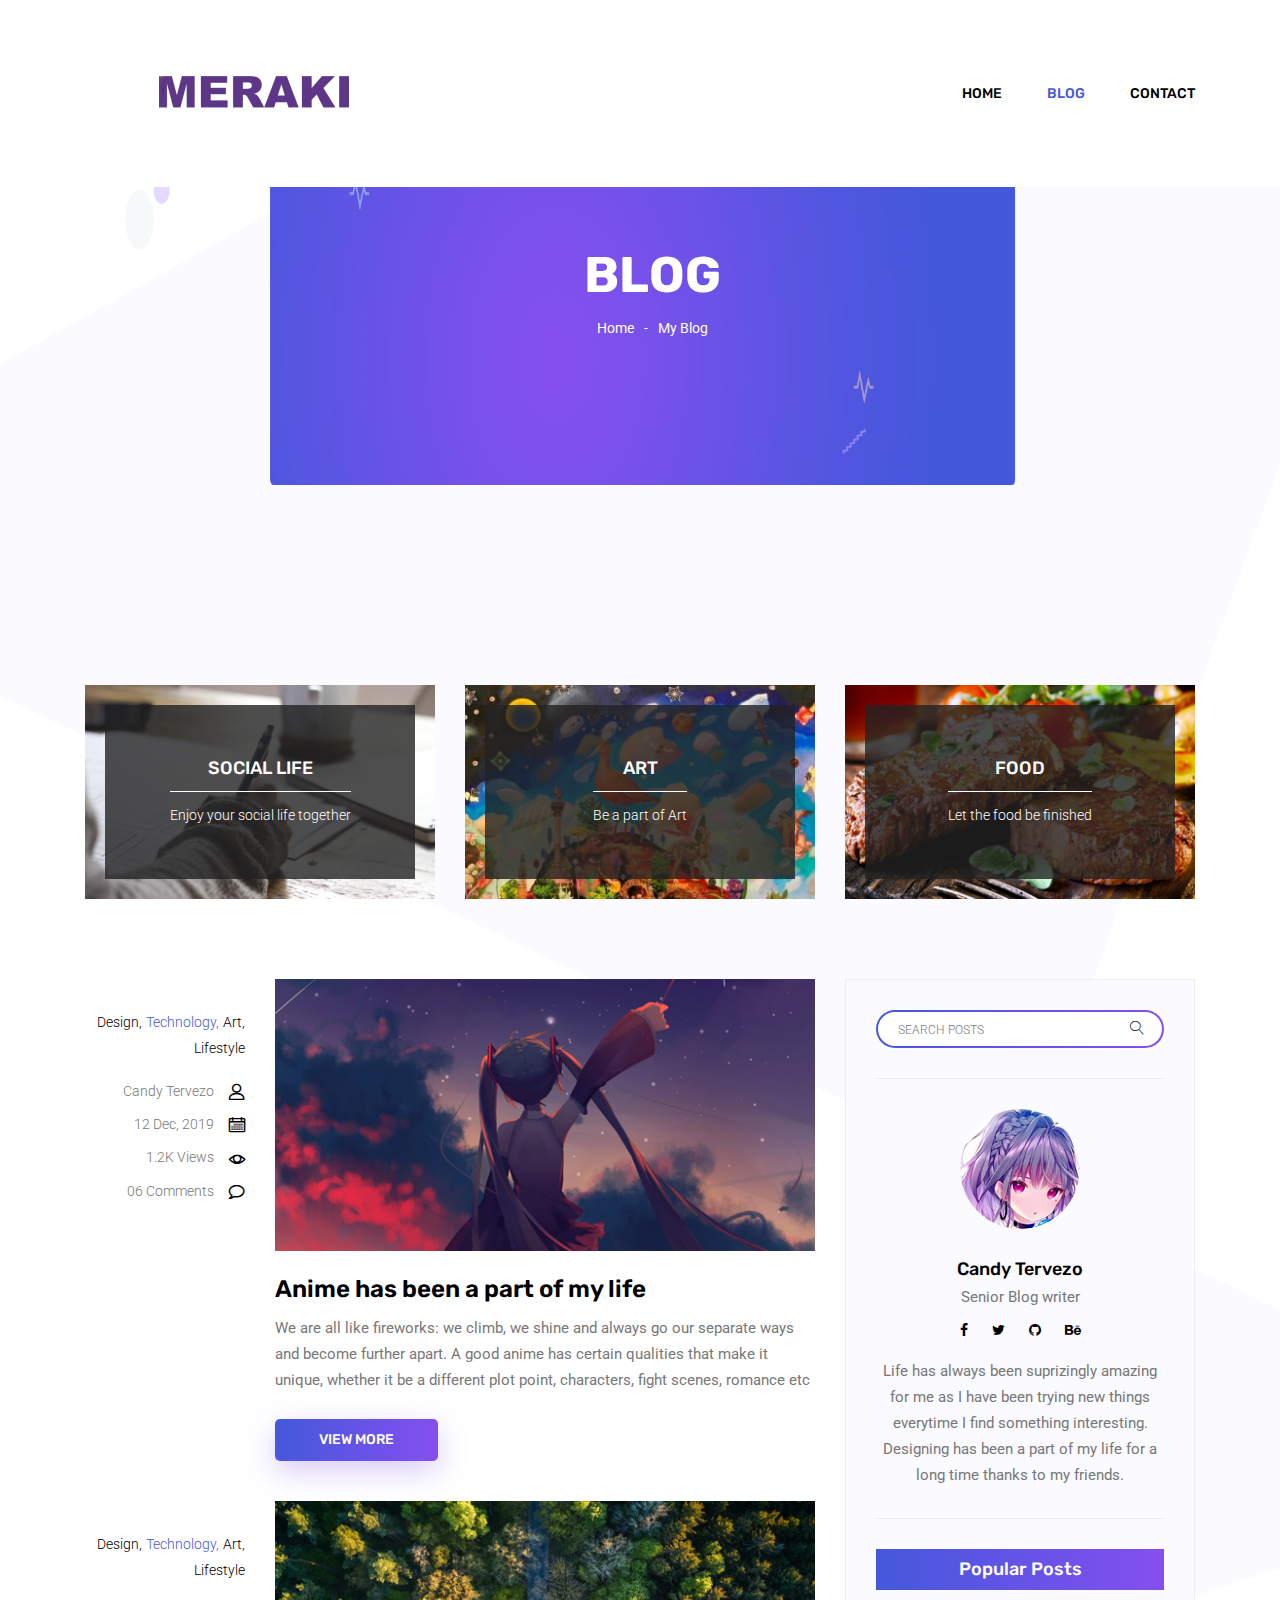
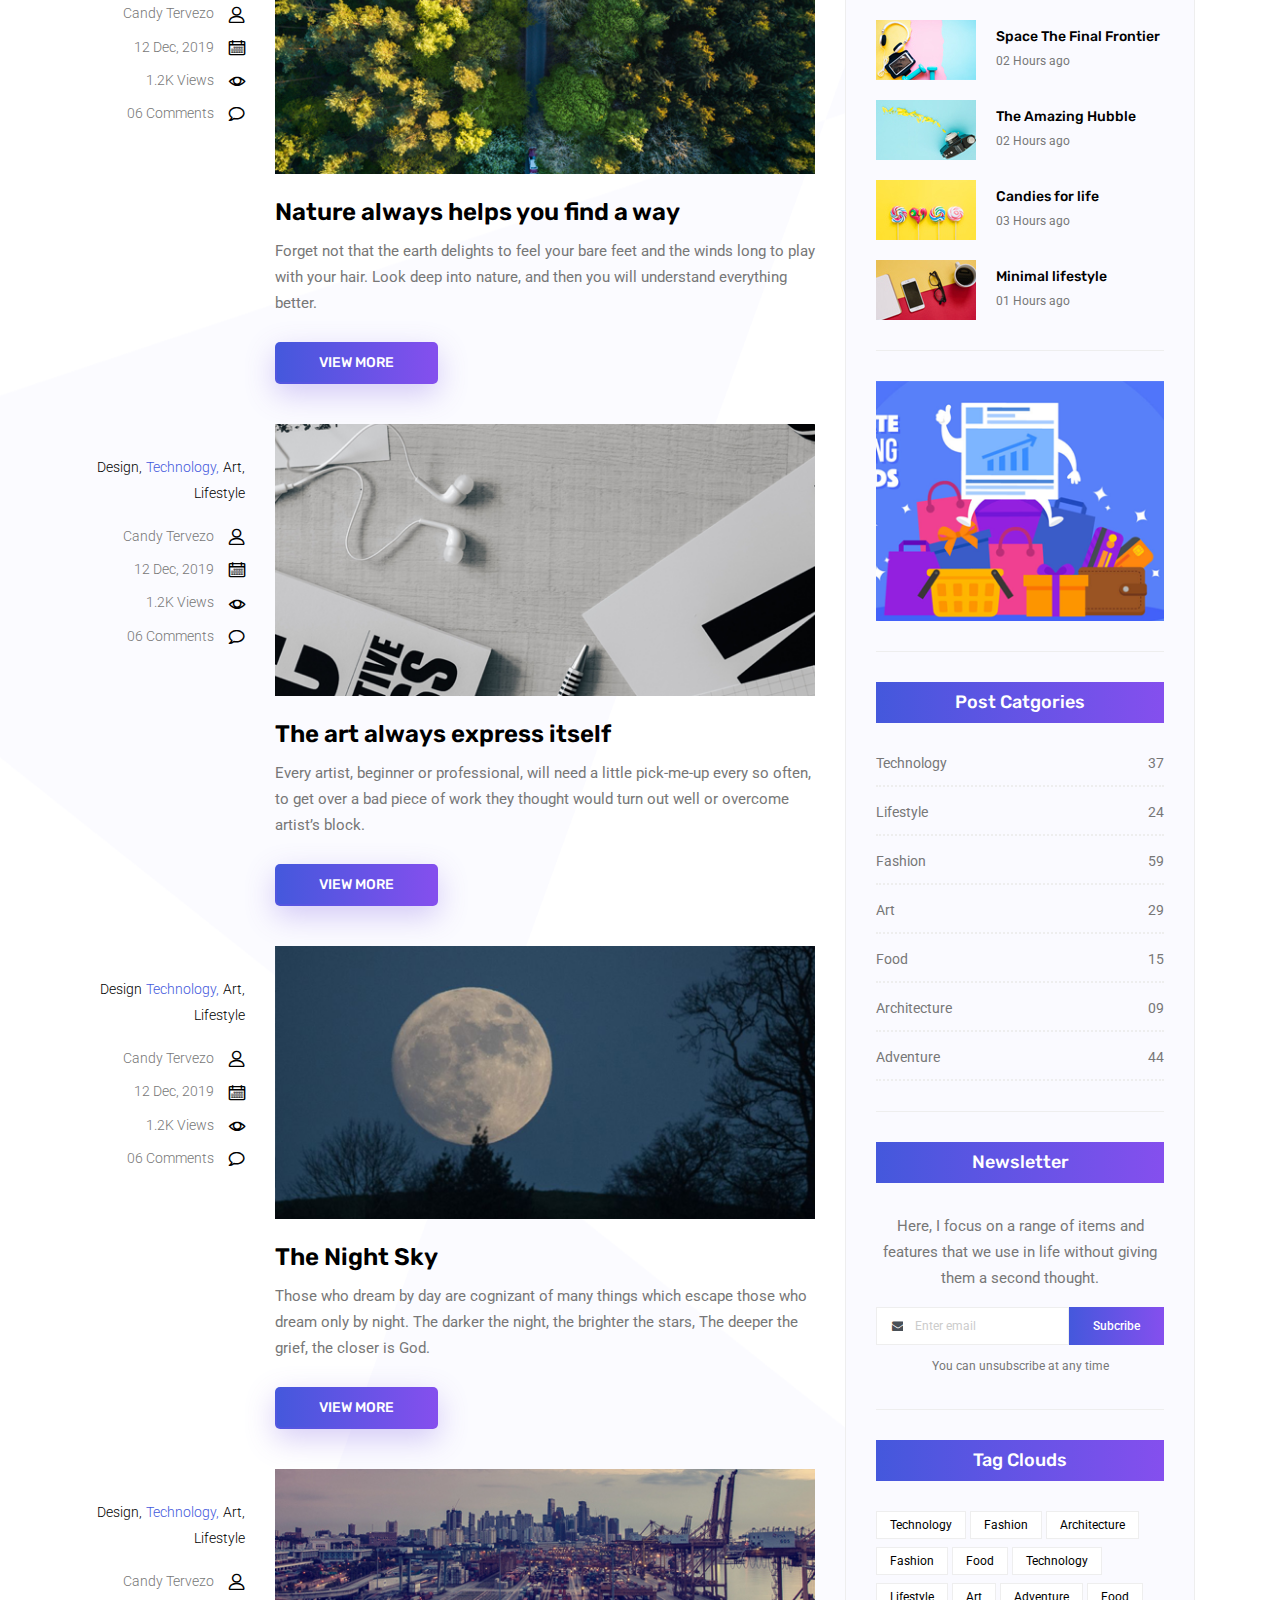
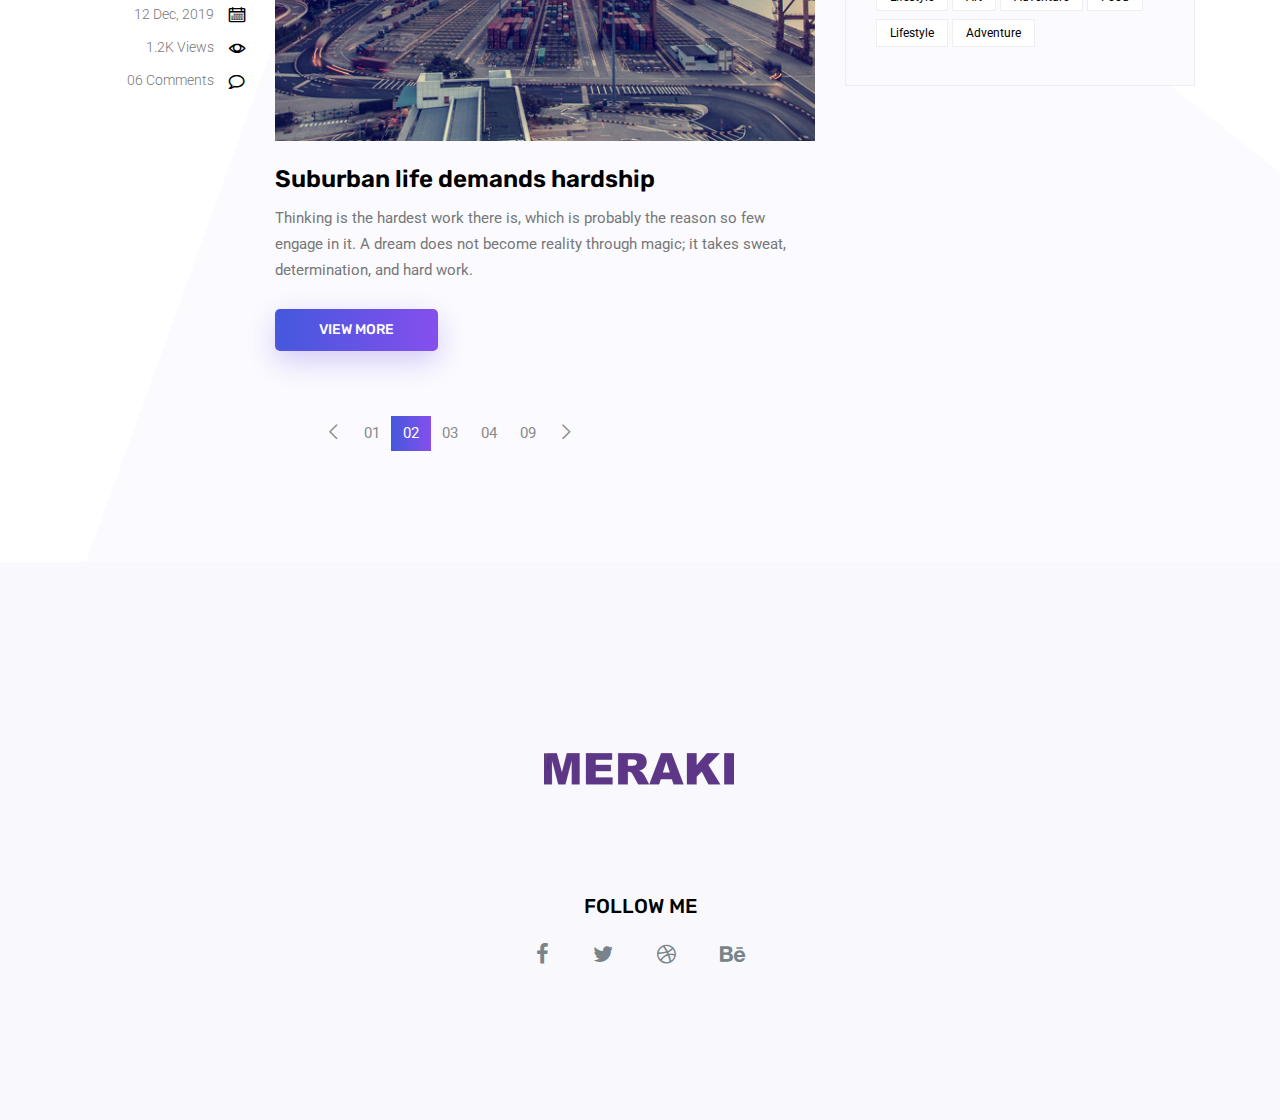
<file: blog.html>
<!doctype html>
<html lang="en">

<head>
	<!-- Required meta tags -->
	<meta charset="utf-8">
	<meta name="viewport" content="width=device-width, initial-scale=1, shrink-to-fit=no">
	<link rel="icon" href="img/candy.png" type="image/png">
	<title>Blog</title>
	<!-- Bootstrap CSS -->
	<link rel="stylesheet" href="css/bootstrap.css">
	<link rel="stylesheet" href="vendors/linericon/style.css">
	<link rel="stylesheet" href="css/font-awesome.min.css">
	<link rel="stylesheet" href="vendors/owl-carousel/owl.carousel.min.css">
	<link rel="stylesheet" href="css/magnific-popup.css">
	<link rel="stylesheet" href="vendors/nice-select/css/nice-select.css">
	<!-- main css -->
	<link rel="stylesheet" href="css/style.css">
</head>

<body class="blog_version">

	<!--================ Start Header Area =================-->
	<header class="header_area">
		<div class="main_menu">
			<nav class="navbar navbar-expand-lg navbar-light">
				<div class="container">
					<!-- Brand and toggle get grouped for better mobile display -->
					<a class="navbar-brand logo_h" href="index.html"><img src="img/logo1.png" alt=""></a>
					<button class="navbar-toggler" type="button" data-toggle="collapse" data-target="#navbarSupportedContent"
					 aria-controls="navbarSupportedContent" aria-expanded="false" aria-label="Toggle navigation">
						<span class="icon-bar"></span>
						<span class="icon-bar"></span>
						<span class="icon-bar"></span>
					</button>
					<!-- Collect the nav links, forms, and other content for toggling -->
					<div class="collapse navbar-collapse offset" id="navbarSupportedContent">
						<ul class="nav navbar-nav menu_nav justify-content-end">
							<li class="nav-item"><a class="nav-link" href="index.html">Home</a></li>


							<li class="nav-item submenu dropdown active">
								<a href="#" class="nav-link dropdown-toggle" data-toggle="dropdown" role="button" aria-haspopup="true"
								 aria-expanded="false">Blog</a>
								<ul class="dropdown-menu">
									<li class="nav-item"><a class="nav-link" href="blog.html">Blog</a></li>
									<li class="nav-item"><a class="nav-link" href="single-blog.html">Blog Details</a></li>
								</ul>
							</li>
							<li class="nav-item"><a class="nav-link" href="contact.html">Contact</a></li>
						</ul>
					</div>
				</div>
			</nav>
		</div>
	</header>
	<!--================ End Header Area =================-->

    <!--================ Start Banner Area =================-->
    <section class="banner_area">
        <div class="banner_inner d-flex align-items-center">
            <div class="container">
                <div class="banner_content text-center">
                    <h2>Blog</h2>
                    <div class="page_link">
                        <a href="index.html">Home</a>
                        <a href="blog.html">My Blog</a>
                    </div>
                </div>
            </div>
        </div>
    </section>
    <!--================ End Banner Area =================-->

    <!--================Blog Categorie Area =================-->
    <section class="blog_categorie_area section_gap_top">
        <div class="container">
            <div class="row">
                <div class="col-lg-4">
                    <div class="categories_post">
                        <img src="img/blog/cat-post/cat-post-3.jpg" alt="post">
                        <div class="categories_details">
                            <div class="categories_text">
                                <a href="single-blog.html"><h5>Social Life</h5></a>
                                <div class="border_line"></div>
                                <p>Enjoy your social life together</p>
                            </div>
                        </div>
                    </div>
                </div>
                <div class="col-lg-4">
                    <div class="categories_post">
                        <img src="img/blog/cat-post/cat-post-2.jpg" alt="post">
                        <div class="categories_details">
                            <div class="categories_text">
                                <a href="single-blog.html"><h5>Art</h5></a>
                                <div class="border_line"></div>
                                <p>Be a part of Art</p>
                            </div>
                        </div>
                    </div>
                </div>
                <div class="col-lg-4">
                    <div class="categories_post">
                        <img src="img/blog/cat-post/cat-post-1.jpg" alt="post">
                        <div class="categories_details">
                            <div class="categories_text">
                                <a href="single-blog.html"><h5>Food</h5></a>
                                <div class="border_line"></div>
                                <p>Let the food be finished</p>
                            </div>
                        </div>
                    </div>
                </div>
            </div>
        </div>
    </section>
    <!--================Blog Categorie Area =================-->

    <!--================Blog Area =================-->
    <section class="blog_area">
        <div class="container">
            <div class="row">
                <div class="col-lg-8">
                    <div class="blog_left_sidebar">
                        <article class="row blog_item">
                            <div class="col-md-3">
                                <div class="blog_info text-right">
                                    <div class="post_tag">
                                        <a href="#">Design,</a>
                                        <a class="active" href="#">Technology,</a>
                                        <a href="#">Art,</a>
                                        <a href="#">Lifestyle</a>
                                    </div>
                                    <ul class="blog_meta list">
                                        <li><a href="#">Candy Tervezo<i class="lnr lnr-user"></i></a></li>
                                        <li><a href="#">12 Dec, 2019<i class="lnr lnr-calendar-full"></i></a></li>
                                        <li><a href="#">1.2K Views<i class="lnr lnr-eye"></i></a></li>
                                        <li><a href="#">06 Comments<i class="lnr lnr-bubble"></i></a></li>
                                    </ul>
                                </div>
                            </div>
                            <div class="col-md-9">
                                <div class="blog_post">
                                    <img src="img/blog/main-blog/m-blog-1.png" alt="">
                                    <div class="blog_details">
                                        <a href="single-blog.html"><h2>Anime has been a part of my life</h2></a>
																				<p>We are all like fireworks: we climb, we shine and always go our separate ways and become further apart. A good anime has certain qualities that make it unique, whether it be a different plot point, characters, fight scenes, romance etc</p>

                                        <a href="single-blog.html" class="primary_btn"><span>View More</span></a>
                                    </div>
                                </div>
                            </div>
                        </article>
                        <article class="row blog_item">
                            <div class="col-md-3">
                                <div class="blog_info text-right">
                                    <div class="post_tag">
                                        <a href="#">Design,</a>
                                        <a class="active" href="#">Technology,</a>
                                        <a href="#">Art,</a>
                                        <a href="#">Lifestyle</a>
                                    </div>
                                    <ul class="blog_meta list">
                                        <li><a href="#">Candy Tervezo<i class="lnr lnr-user"></i></a></li>
                                        <li><a href="#">12 Dec, 2019<i class="lnr lnr-calendar-full"></i></a></li>
                                        <li><a href="#">1.2K Views<i class="lnr lnr-eye"></i></a></li>
                                        <li><a href="#">06 Comments<i class="lnr lnr-bubble"></i></a></li>
                                    </ul>
                                </div>
                            </div>
                            <div class="col-md-9">
                                <div class="blog_post">
                                    <img src="img/blog/main-blog/m-blog-2.jpg" alt="">
                                    <div class="blog_details">
                                        <a href="single-blog.html"><h2>Nature always helps you find a way</h2></a>
                                        <p>Forget not that the earth delights to feel your bare feet and the winds long to play with your hair. Look deep into nature, and then you will understand everything better.</p>
                                        <a href="single-blog.html" class="primary_btn"><span>View More</span></a>
                                    </div>
                                </div>
                            </div>
                        </article>
                        <article class="row blog_item">
                            <div class="col-md-3">
                                <div class="blog_info text-right">
                                    <div class="post_tag">
                                        <a href="#">Design,</a>
                                        <a class="active" href="#">Technology,</a>
                                        <a href="#">Art,</a>
                                        <a href="#">Lifestyle</a>
                                    </div>
                                    <ul class="blog_meta list">
                                        <li><a href="#">Candy Tervezo<i class="lnr lnr-user"></i></a></li>
                                        <li><a href="#">12 Dec, 2019<i class="lnr lnr-calendar-full"></i></a></li>
                                        <li><a href="#">1.2K Views<i class="lnr lnr-eye"></i></a></li>
                                        <li><a href="#">06 Comments<i class="lnr lnr-bubble"></i></a></li>
                                    </ul>
                                </div>
                            </div>
                            <div class="col-md-9">
                                <div class="blog_post">
                                    <img src="img/blog/main-blog/m-blog-3.png" alt="">
                                    <div class="blog_details">
                                        <a href="single-blog.html"><h2>The art always express itself</h2></a>
                                        <p>Every artist, beginner or professional, will need a little pick-me-up every so often, to get over a bad piece of work they thought would turn out well or overcome artist’s block.</p>
                                        <a href="single-blog.html" class="primary_btn"><span>View More</span></a>
                                    </div>
                                </div>
                            </div>
                        </article>
                        <article class="row blog_item">
                            <div class="col-md-3">
                                <div class="blog_info text-right">
                                    <div class="post_tag">
                                        <a href="#">Design</a>
                                        <a class="active" href="#">Technology,</a>
                                        <a href="#">Art,</a>
                                        <a href="#">Lifestyle</a>
                                    </div>
                                    <ul class="blog_meta list">
                                        <li><a href="#">Candy Tervezo<i class="lnr lnr-user"></i></a></li>
                                        <li><a href="#">12 Dec, 2019<i class="lnr lnr-calendar-full"></i></a></li>
                                        <li><a href="#">1.2K Views<i class="lnr lnr-eye"></i></a></li>
                                        <li><a href="#">06 Comments<i class="lnr lnr-bubble"></i></a></li>
                                    </ul>
                                </div>
                            </div>
                            <div class="col-md-9">
                                <div class="blog_post">
                                    <img src="img/blog/main-blog/m-blog-4.png" alt="">
                                    <div class="blog_details">
                                        <a href="single-blog.html"><h2>The Night Sky</h2></a>
                                        <p>Those who dream by day are cognizant of many things which escape those who dream only by night. The darker the night, the brighter the stars,
The deeper the grief, the closer is God.</p>
                                        <a href="single-blog.html" class="primary_btn"><span>View More</span></a>
                                    </div>
                                </div>
                            </div>
                        </article>
                        <article class="row blog_item">
                            <div class="col-md-3">
                                <div class="blog_info text-right">
                                    <div class="post_tag">
                                        <a href="#">Design,</a>
                                        <a class="active" href="#">Technology,</a>
                                        <a href="#">Art,</a>
                                        <a href="#">Lifestyle</a>
                                    </div>
                                    <ul class="blog_meta list">
                                        <li><a href="#">Candy Tervezo<i class="lnr lnr-user"></i></a></li>
                                        <li><a href="#">12 Dec, 2019<i class="lnr lnr-calendar-full"></i></a></li>
                                        <li><a href="#">1.2K Views<i class="lnr lnr-eye"></i></a></li>
                                        <li><a href="#">06 Comments<i class="lnr lnr-bubble"></i></a></li>
                                    </ul>
                                </div>
                            </div>
                            <div class="col-md-9">
                                <div class="blog_post">
                                    <img src="img/blog/main-blog/m-blog-5.jpg" alt="">
                                    <div class="blog_details">
                                        <a href="single-blog.html"><h2>Suburban life demands hardship</h2></a>
                                        <p>Thinking is the hardest work there is, which is probably the reason so few engage in it. A dream does not become reality through magic; it takes sweat, determination, and hard work. </p>
                                        <a href="single-blog.html" class="primary_btn"><span>View More</span></a>
                                    </div>
                                </div>
                            </div>
                        </article>
                        <nav class="blog-pagination justify-content-center d-flex">
                            <ul class="pagination">
                                <li class="page-item">
                                    <a href="#" class="page-link" aria-label="Previous">
                                        <span aria-hidden="true">
                                            <span class="lnr lnr-chevron-left"></span>
                                        </span>
                                    </a>
                                </li>
                                <li class="page-item"><a href="#" class="page-link">01</a></li>
                                <li class="page-item active"><a href="#" class="page-link">02</a></li>
                                <li class="page-item"><a href="#" class="page-link">03</a></li>
                                <li class="page-item"><a href="#" class="page-link">04</a></li>
                                <li class="page-item"><a href="#" class="page-link">09</a></li>
                                <li class="page-item">
                                    <a href="#" class="page-link" aria-label="Next">
                                        <span aria-hidden="true">
                                            <span class="lnr lnr-chevron-right"></span>
                                        </span>
                                    </a>
                                </li>
                            </ul>
                        </nav>
                    </div>
                </div>
                <div class="col-lg-4">
                    <div class="blog_right_sidebar">
                        <aside class="single_sidebar_widget search_widget">
                            <div class="input-group">
                                <input type="text" class="form-control" placeholder="Search Posts">
                                <span class="input-group-btn">
                                    <button class="btn btn-default" type="button"><i class="lnr lnr-magnifier"></i></button>
                                </span>
                            </div><!-- /input-group -->
                            <div class="br"></div>
                        </aside>
                        <aside class="single_sidebar_widget author_widget">
                            <img class="author_img rounded-circle" src="img/blog/author.png" alt="">
                            <h4>Candy Tervezo</h4>
                            <p>Senior Blog writer</p>
                            <div class="social_icon">
                                <a href="#"><i class="fa fa-facebook"></i></a>
                                <a href="#"><i class="fa fa-twitter"></i></a>
                                <a href="#"><i class="fa fa-github"></i></a>
                                <a href="#"><i class="fa fa-behance"></i></a>
                            </div>
                            <p>Life has always been suprizingly amazing for me as I have been trying new things everytime I find something interesting. Designing has been a part of my life for a long time thanks to my friends.</p>
                            <div class="br"></div>
                        </aside>
                        <aside class="single_sidebar_widget popular_post_widget">
                            <h3 class="widget_title">Popular Posts</h3>
                            <div class="media post_item">
                                <img src="img/blog/popular-post/post1.jpg" alt="post">
                                <div class="media-body">
                                    <a href="single-blog.html"><h3>Space The Final Frontier</h3></a>
                                    <p>02 Hours ago</p>
                                </div>
                            </div>
                            <div class="media post_item">
                                <img src="img/blog/popular-post/post2.jpg" alt="post">
                                <div class="media-body">
                                    <a href="single-blog.html"><h3>The Amazing Hubble</h3></a>
                                    <p>02 Hours ago</p>
                                </div>
                            </div>
                            <div class="media post_item">
                                <img src="img/blog/popular-post/post3.jpg" alt="post">
                                <div class="media-body">
                                    <a href="single-blog.html"><h3>Candies for life </h3></a>
                                    <p>03 Hours ago</p>
                                </div>
                            </div>
                            <div class="media post_item">
                                <img src="img/blog/popular-post/post4.jpg" alt="post">
                                <div class="media-body">
                                    <a href="single-blog.html"><h3>Minimal lifestyle</h3></a>
                                    <p>01 Hours ago</p>
                                </div>
                            </div>
                            <div class="br"></div>
                        </aside>
                        <aside class="single_sidebar_widget ads_widget">
                            <a href="#"><img class="img-fluid" src="img/blog/add.png" alt=""></a>
                            <div class="br"></div>
                        </aside>
                        <aside class="single_sidebar_widget post_category_widget">
                            <h4 class="widget_title">Post Catgories</h4>
                            <ul class="list cat-list">
                                <li>
                                    <a href="#" class="d-flex justify-content-between">
                                        <p>Technology</p>
                                        <p>37</p>
                                    </a>
                                </li>
                                <li>
                                    <a href="#" class="d-flex justify-content-between">
                                        <p>Lifestyle</p>
                                        <p>24</p>
                                    </a>
                                </li>
                                <li>
                                    <a href="#" class="d-flex justify-content-between">
                                        <p>Fashion</p>
                                        <p>59</p>
                                    </a>
                                </li>
                                <li>
                                    <a href="#" class="d-flex justify-content-between">
                                        <p>Art</p>
                                        <p>29</p>
                                    </a>
                                </li>
                                <li>
                                    <a href="#" class="d-flex justify-content-between">
                                        <p>Food</p>
                                        <p>15</p>
                                    </a>
                                </li>
                                <li>
                                    <a href="#" class="d-flex justify-content-between">
                                        <p>Architecture</p>
                                        <p>09</p>
                                    </a>
                                </li>
                                <li>
                                    <a href="#" class="d-flex justify-content-between">
                                        <p>Adventure</p>
                                        <p>44</p>
                                    </a>
                                </li>
                            </ul>
                            <div class="br"></div>
                        </aside>
                        <aside class="single-sidebar-widget newsletter_widget">
                            <h4 class="widget_title">Newsletter</h4>
                            <p>
                            Here, I focus on a range of items and features that we use in life without
                            giving them a second thought.
                            </p>
                            <div class="form-group d-flex flex-row">
                                <div class="input-group">
                                    <div class="input-group-prepend">
                                        <div class="input-group-text"><i class="fa fa-envelope" aria-hidden="true"></i></div>
                                    </div>
                                    <input type="text" class="form-control" id="inlineFormInputGroup" placeholder="Enter email" onfocus="this.placeholder = ''" onblur="this.placeholder = 'Enter email'">
                                </div>
                                <a href="#" class="bbtns">Subcribe</a>
                            </div>
                            <p class="text-bottom">You can unsubscribe at any time</p>
                            <div class="br"></div>
                        </aside>
                        <aside class="single-sidebar-widget tag_cloud_widget">
                            <h4 class="widget_title">Tag Clouds</h4>
                            <ul class="list">
                                <li><a href="#">Technology</a></li>
                                <li><a href="#">Fashion</a></li>
                                <li><a href="#">Architecture</a></li>
                                <li><a href="#">Fashion</a></li>
                                <li><a href="#">Food</a></li>
                                <li><a href="#">Technology</a></li>
                                <li><a href="#">Lifestyle</a></li>
                                <li><a href="#">Art</a></li>
                                <li><a href="#">Adventure</a></li>
                                <li><a href="#">Food</a></li>
                                <li><a href="#">Lifestyle</a></li>
                                <li><a href="#">Adventure</a></li>
                            </ul>
                        </aside>
                    </div>
                </div>
            </div>
        </div>
    </section>
    <!--================Blog Area =================-->

    <!--================Footer Area =================-->
	<footer class="footer_area">
        <div class="container">
            <div class="row justify-content-center">
                <div class="col-lg-12">
                    <div class="footer_top flex-column">
                        <div class="footer_logo">
                            <a href="#">
                                <img src="img/logo1.png" alt="">
                            </a>
                            <h4>Follow Me</h4>
                        </div>
                        <div class="footer_social">
                            <a href="#"><i class="fa fa-facebook"></i></a>
                            <a href="#"><i class="fa fa-twitter"></i></a>
                            <a href="#"><i class="fa fa-dribbble"></i></a>
                            <a href="#"><i class="fa fa-behance"></i></a>
                        </div>
                    </div>
                </div>
            </div>
            <div class="row footer_bottom justify-content-center">

            </div>
        </div>
    </footer>
    <!--================End Footer Area =================-->

    <!-- Optional JavaScript -->
    <!-- jQuery first, then Popper.js, then Bootstrap JS -->
    <script src="js/jquery-3.2.1.min.js"></script>
    <script src="js/popper.js"></script>
    <script src="js/bootstrap.min.js"></script>
    <script src="js/stellar.js"></script>
    <script src="vendors/lightbox/simpleLightbox.min.js"></script>
    <script src="vendors/nice-select/js/jquery.nice-select.min.js"></script>
    <script src="vendors/isotope/imagesloaded.pkgd.min.js"></script>
    <script src="vendors/isotope/isotope-min.js"></script>
    <script src="vendors/owl-carousel/owl.carousel.min.js"></script>
    <script src="js/jquery.ajaxchimp.min.js"></script>
    <script src="js/mail-script.js"></script>
    <script src="js/theme.js"></script>
</body>
</html>
</file>
<file: vendors/linericon/style.css>
@font-face {
	font-family: 'Linearicons-Free';
	src:url('fonts/Linearicons-Free.eot?w118d');
	src:url('fonts/Linearicons-Free.eot?#iefixw118d') format('embedded-opentype'),
		url('fonts/Linearicons-Free.woff2?w118d') format('woff2'),
		url('fonts/Linearicons-Free.woff?w118d') format('woff'),
		url('fonts/Linearicons-Free.ttf?w118d') format('truetype'),
		url('fonts/Linearicons-Free.svg?w118d#Linearicons-Free') format('svg');
	font-weight: normal;
	font-style: normal;
}

.lnr {
	font-family: 'Linearicons-Free';
	speak: none;
	font-style: normal;
	font-weight: normal;
	font-variant: normal;
	text-transform: none;
	line-height: 1;

	/* Better Font Rendering =========== */
	-webkit-font-smoothing: antialiased;
	-moz-osx-font-smoothing: grayscale;
}

.lnr-home:before {
	content: "\e800";
}
.lnr-apartment:before {
	content: "\e801";
}
.lnr-pencil:before {
	content: "\e802";
}
.lnr-magic-wand:before {
	content: "\e803";
}
.lnr-drop:before {
	content: "\e804";
}
.lnr-lighter:before {
	content: "\e805";
}
.lnr-poop:before {
	content: "\e806";
}
.lnr-sun:before {
	content: "\e807";
}
.lnr-moon:before {
	content: "\e808";
}
.lnr-cloud:before {
	content: "\e809";
}
.lnr-cloud-upload:before {
	content: "\e80a";
}
.lnr-cloud-download:before {
	content: "\e80b";
}
.lnr-cloud-sync:before {
	content: "\e80c";
}
.lnr-cloud-check:before {
	content: "\e80d";
}
.lnr-database:before {
	content: "\e80e";
}
.lnr-lock:before {
	content: "\e80f";
}
.lnr-cog:before {
	content: "\e810";
}
.lnr-trash:before {
	content: "\e811";
}
.lnr-dice:before {
	content: "\e812";
}
.lnr-heart:before {
	content: "\e813";
}
.lnr-star:before {
	content: "\e814";
}
.lnr-star-half:before {
	content: "\e815";
}
.lnr-star-empty:before {
	content: "\e816";
}
.lnr-flag:before {
	content: "\e817";
}
.lnr-envelope:before {
	content: "\e818";
}
.lnr-paperclip:before {
	content: "\e819";
}
.lnr-inbox:before {
	content: "\e81a";
}
.lnr-eye:before {
	content: "\e81b";
}
.lnr-printer:before {
	content: "\e81c";
}
.lnr-file-empty:before {
	content: "\e81d";
}
.lnr-file-add:before {
	content: "\e81e";
}
.lnr-enter:before {
	content: "\e81f";
}
.lnr-exit:before {
	content: "\e820";
}
.lnr-graduation-hat:before {
	content: "\e821";
}
.lnr-license:before {
	content: "\e822";
}
.lnr-music-note:before {
	content: "\e823";
}
.lnr-film-play:before {
	content: "\e824";
}
.lnr-camera-video:before {
	content: "\e825";
}
.lnr-camera:before {
	content: "\e826";
}
.lnr-picture:before {
	content: "\e827";
}
.lnr-book:before {
	content: "\e828";
}
.lnr-bookmark:before {
	content: "\e829";
}
.lnr-user:before {
	content: "\e82a";
}
.lnr-users:before {
	content: "\e82b";
}
.lnr-shirt:before {
	content: "\e82c";
}
.lnr-store:before {
	content: "\e82d";
}
.lnr-cart:before {
	content: "\e82e";
}
.lnr-tag:before {
	content: "\e82f";
}
.lnr-phone-handset:before {
	content: "\e830";
}
.lnr-phone:before {
	content: "\e831";
}
.lnr-pushpin:before {
	content: "\e832";
}
.lnr-map-marker:before {
	content: "\e833";
}
.lnr-map:before {
	content: "\e834";
}
.lnr-location:before {
	content: "\e835";
}
.lnr-calendar-full:before {
	content: "\e836";
}
.lnr-keyboard:before {
	content: "\e837";
}
.lnr-spell-check:before {
	content: "\e838";
}
.lnr-screen:before {
	content: "\e839";
}
.lnr-smartphone:before {
	content: "\e83a";
}
.lnr-tablet:before {
	content: "\e83b";
}
.lnr-laptop:before {
	content: "\e83c";
}
.lnr-laptop-phone:before {
	content: "\e83d";
}
.lnr-power-switch:before {
	content: "\e83e";
}
.lnr-bubble:before {
	content: "\e83f";
}
.lnr-heart-pulse:before {
	content: "\e840";
}
.lnr-construction:before {
	content: "\e841";
}
.lnr-pie-chart:before {
	content: "\e842";
}
.lnr-chart-bars:before {
	content: "\e843";
}
.lnr-gift:before {
	content: "\e844";
}
.lnr-diamond:before {
	content: "\e845";
}
.lnr-linearicons:before {
	content: "\e846";
}
.lnr-dinner:before {
	content: "\e847";
}
.lnr-coffee-cup:before {
	content: "\e848";
}
.lnr-leaf:before {
	content: "\e849";
}
.lnr-paw:before {
	content: "\e84a";
}
.lnr-rocket:before {
	content: "\e84b";
}
.lnr-briefcase:before {
	content: "\e84c";
}
.lnr-bus:before {
	content: "\e84d";
}
.lnr-car:before {
	content: "\e84e";
}
.lnr-train:before {
	content: "\e84f";
}
.lnr-bicycle:before {
	content: "\e850";
}
.lnr-wheelchair:before {
	content: "\e851";
}
.lnr-select:before {
	content: "\e852";
}
.lnr-earth:before {
	content: "\e853";
}
.lnr-smile:before {
	content: "\e854";
}
.lnr-sad:before {
	content: "\e855";
}
.lnr-neutral:before {
	content: "\e856";
}
.lnr-mustache:before {
	content: "\e857";
}
.lnr-alarm:before {
	content: "\e858";
}
.lnr-bullhorn:before {
	content: "\e859";
}
.lnr-volume-high:before {
	content: "\e85a";
}
.lnr-volume-medium:before {
	content: "\e85b";
}
.lnr-volume-low:before {
	content: "\e85c";
}
.lnr-volume:before {
	content: "\e85d";
}
.lnr-mic:before {
	content: "\e85e";
}
.lnr-hourglass:before {
	content: "\e85f";
}
.lnr-undo:before {
	content: "\e860";
}
.lnr-redo:before {
	content: "\e861";
}
.lnr-sync:before {
	content: "\e862";
}
.lnr-history:before {
	content: "\e863";
}
.lnr-clock:before {
	content: "\e864";
}
.lnr-download:before {
	content: "\e865";
}
.lnr-upload:before {
	content: "\e866";
}
.lnr-enter-down:before {
	content: "\e867";
}
.lnr-exit-up:before {
	content: "\e868";
}
.lnr-bug:before {
	content: "\e869";
}
.lnr-code:before {
	content: "\e86a";
}
.lnr-link:before {
	content: "\e86b";
}
.lnr-unlink:before {
	content: "\e86c";
}
.lnr-thumbs-up:before {
	content: "\e86d";
}
.lnr-thumbs-down:before {
	content: "\e86e";
}
.lnr-magnifier:before {
	content: "\e86f";
}
.lnr-cross:before {
	content: "\e870";
}
.lnr-menu:before {
	content: "\e871";
}
.lnr-list:before {
	content: "\e872";
}
.lnr-chevron-up:before {
	content: "\e873";
}
.lnr-chevron-down:before {
	content: "\e874";
}
.lnr-chevron-left:before {
	content: "\e875";
}
.lnr-chevron-right:before {
	content: "\e876";
}
.lnr-arrow-up:before {
	content: "\e877";
}
.lnr-arrow-down:before {
	content: "\e878";
}
.lnr-arrow-left:before {
	content: "\e879";
}
.lnr-arrow-right:before {
	content: "\e87a";
}
.lnr-move:before {
	content: "\e87b";
}
.lnr-warning:before {
	content: "\e87c";
}
.lnr-question-circle:before {
	content: "\e87d";
}
.lnr-menu-circle:before {
	content: "\e87e";
}
.lnr-checkmark-circle:before {
	content: "\e87f";
}
.lnr-cross-circle:before {
	content: "\e880";
}
.lnr-plus-circle:before {
	content: "\e881";
}
.lnr-circle-minus:before {
	content: "\e882";
}
.lnr-arrow-up-circle:before {
	content: "\e883";
}
.lnr-arrow-down-circle:before {
	content: "\e884";
}
.lnr-arrow-left-circle:before {
	content: "\e885";
}
.lnr-arrow-right-circle:before {
	content: "\e886";
}
.lnr-chevron-up-circle:before {
	content: "\e887";
}
.lnr-chevron-down-circle:before {
	content: "\e888";
}
.lnr-chevron-left-circle:before {
	content: "\e889";
}
.lnr-chevron-right-circle:before {
	content: "\e88a";
}
.lnr-crop:before {
	content: "\e88b";
}
.lnr-frame-expand:before {
	content: "\e88c";
}
.lnr-frame-contract:before {
	content: "\e88d";
}
.lnr-layers:before {
	content: "\e88e";
}
.lnr-funnel:before {
	content: "\e88f";
}
.lnr-text-format:before {
	content: "\e890";
}
.lnr-text-format-remove:before {
	content: "\e891";
}
.lnr-text-size:before {
	content: "\e892";
}
.lnr-bold:before {
	content: "\e893";
}
.lnr-italic:before {
	content: "\e894";
}
.lnr-underline:before {
	content: "\e895";
}
.lnr-strikethrough:before {
	content: "\e896";
}
.lnr-highlight:before {
	content: "\e897";
}
.lnr-text-align-left:before {
	content: "\e898";
}
.lnr-text-align-center:before {
	content: "\e899";
}
.lnr-text-align-right:before {
	content: "\e89a";
}
.lnr-text-align-justify:before {
	content: "\e89b";
}
.lnr-line-spacing:before {
	content: "\e89c";
}
.lnr-indent-increase:before {
	content: "\e89d";
}
.lnr-indent-decrease:before {
	content: "\e89e";
}
.lnr-pilcrow:before {
	content: "\e89f";
}
.lnr-direction-ltr:before {
	content: "\e8a0";
}
.lnr-direction-rtl:before {
	content: "\e8a1";
}
.lnr-page-break:before {
	content: "\e8a2";
}
.lnr-sort-alpha-asc:before {
	content: "\e8a3";
}
.lnr-sort-amount-asc:before {
	content: "\e8a4";
}
.lnr-hand:before {
	content: "\e8a5";
}
.lnr-pointer-up:before {
	content: "\e8a6";
}
.lnr-pointer-right:before {
	content: "\e8a7";
}
.lnr-pointer-down:before {
	content: "\e8a8";
}
.lnr-pointer-left:before {
	content: "\e8a9";
}
</file>
<file: vendors/nice-select/css/nice-select.css>
.nice-select {
  -webkit-tap-highlight-color: transparent;
  background-color: #fff;
  border-radius: 5px;
  border: solid 1px #e8e8e8;
  box-sizing: border-box;
  clear: both;
  cursor: pointer;
  display: block;
  float: left;
  font-family: inherit;
  font-size: 14px;
  font-weight: normal;
  height: 42px;
  line-height: 40px;
  outline: none;
  padding-left: 18px;
  padding-right: 30px;
  position: relative;
  text-align: left !important;
  -webkit-transition: all 0.2s ease-in-out;
  transition: all 0.2s ease-in-out;
  -webkit-user-select: none;
     -moz-user-select: none;
      -ms-user-select: none;
          user-select: none;
  white-space: nowrap;
  width: auto; }
  .nice-select:hover {
    border-color: #dbdbdb; }
  .nice-select:active, .nice-select.open, .nice-select:focus {
    border-color: #999; }
  .nice-select:after {
    border-bottom: 2px solid #999;
    border-right: 2px solid #999;
    content: '';
    display: block;
    height: 5px;
    margin-top: -4px;
    pointer-events: none;
    position: absolute;
    right: 12px;
    top: 50%;
    -webkit-transform-origin: 66% 66%;
        -ms-transform-origin: 66% 66%;
            transform-origin: 66% 66%;
    -webkit-transform: rotate(45deg);
        -ms-transform: rotate(45deg);
            transform: rotate(45deg);
    -webkit-transition: all 0.15s ease-in-out;
    transition: all 0.15s ease-in-out;
    width: 5px; }
  .nice-select.open:after {
    -webkit-transform: rotate(-135deg);
        -ms-transform: rotate(-135deg);
            transform: rotate(-135deg); }
  .nice-select.open .list {
    opacity: 1;
    pointer-events: auto;
    -webkit-transform: scale(1) translateY(0);
        -ms-transform: scale(1) translateY(0);
            transform: scale(1) translateY(0); }
  .nice-select.disabled {
    border-color: #ededed;
    color: #999;
    pointer-events: none; }
    .nice-select.disabled:after {
      border-color: #cccccc; }
  .nice-select.wide {
    width: 100%; }
    .nice-select.wide .list {
      left: 0 !important;
      right: 0 !important; }
  .nice-select.right {
    float: right; }
    .nice-select.right .list {
      left: auto;
      right: 0; }
  .nice-select.small {
    font-size: 12px;
    height: 36px;
    line-height: 34px; }
    .nice-select.small:after {
      height: 4px;
      width: 4px; }
    .nice-select.small .option {
      line-height: 34px;
      min-height: 34px; }
  .nice-select .list {
    background-color: #fff;
    border-radius: 5px;
    box-shadow: 0 0 0 1px rgba(68, 68, 68, 0.11);
    box-sizing: border-box;
    margin-top: 4px;
    opacity: 0;
    overflow: hidden;
    padding: 0;
    pointer-events: none;
    position: absolute;
    top: 100%;
    left: 0;
    -webkit-transform-origin: 50% 0;
        -ms-transform-origin: 50% 0;
            transform-origin: 50% 0;
    -webkit-transform: scale(0.75) translateY(-21px);
        -ms-transform: scale(0.75) translateY(-21px);
            transform: scale(0.75) translateY(-21px);
    -webkit-transition: all 0.2s cubic-bezier(0.5, 0, 0, 1.25), opacity 0.15s ease-out;
    transition: all 0.2s cubic-bezier(0.5, 0, 0, 1.25), opacity 0.15s ease-out;
    z-index: 9; }
    .nice-select .list:hover .option:not(:hover) {
      background-color: transparent !important; }
  .nice-select .option {
    cursor: pointer;
    font-weight: 400;
    line-height: 40px;
    list-style: none;
    min-height: 40px;
    outline: none;
    padding-left: 18px;
    padding-right: 29px;
    text-align: left;
    -webkit-transition: all 0.2s;
    transition: all 0.2s; }
    .nice-select .option:hover, .nice-select .option.focus, .nice-select .option.selected.focus {
      background-color: #f6f6f6; }
    .nice-select .option.selected {
      font-weight: bold; }
    .nice-select .option.disabled {
      background-color: transparent;
      color: #999;
      cursor: default; }

.no-csspointerevents .nice-select .list {
  display: none; }

.no-csspointerevents .nice-select.open .list {
  display: block; }
</file>
<file: css/style.css>
@import url("https://fonts.googleapis.com/css?family=Roboto:400,500|Rubik:500,700");
/*---------------------------------------------------- */
/*----------------------------------------------------*/
/* Medium Layout: 1280px */
/* Tablet Layout: 768px */
/* Mobile Layout: 320px */
/* Wide Mobile Layout: 480px */
/*---------------------------------------------------- */
/*----------------------------------------------------*/
body {
  line-height: 26px;
  font-size: 15px;
  font-family: "Roboto", sans-serif;
  font-weight: 400;
  color: #777777;
  background: url(../img/body-bg.png) no-repeat center; }

h1,
h2,
h3,
h4,
h5,
h6 {
  font-family: "Rubik", sans-serif;
  font-weight: 500;
  color: #000000; }

.list {
  list-style: none;
  margin: 0px;
  padding: 0px; }

a {
  text-decoration: none;
  transition: all 0.3s ease-in-out; }
  a:hover, a:focus {
    text-decoration: none;
    outline: none; }

button:focus {
  outline: none;
  box-shadow: none; }

.mt-25 {
  margin-top: 25px; }

.p0 {
  padding-left: 0px;
  padding-right: 0px; }

.white_bg {
  background: #fff !important; }

.mb-50 {
  margin-bottom: 50px; }

.ml-15 {
  margin-left: 15px; }

.ml-20 {
  margin-left: 20px; }

.mt-50 {
  margin-top: 50px; }

/*---------------------------------------------------- */
/*----------------------------------------------------*/
.section_gap {
  padding: 200px 0; }
  @media (max-width: 1199px) {
    .section_gap {
      padding: 80px 0; } }

.section_gap_top {
  padding-top: 200px; }
  @media (max-width: 1199px) {
    .section_gap_top {
      padding-top: 80px; } }

.section_gap_bottom {
  padding-bottom: 200px; }
  @media (max-width: 1199px) {
    .section_gap_bottom {
      padding-bottom: 80px; } }

/* Main Title Area css
============================================================================================ */
.main_title {
  text-align: center;
  margin-bottom: 100px; }
  @media (max-width: 1199px) {
    .main_title {
      margin-bottom: 50px; } }
  .main_title h2 {
    font-size: 36px;
    font-weight: 700;
    margin-bottom: 15px;
    line-height: 50px;
    text-transform: uppercase; }
    @media (max-width: 991px) {
      .main_title h2 br {
        display: none; } }
    @media (max-width: 767px) {
      .main_title h2 {
        font-size: 30px;
        line-height: 34px; } }
  .main_title p {
    margin-bottom: 0px; }
    @media (max-width: 991px) {
      .main_title p br {
        display: none; } }
  .main_title.white h2 {
    color: #fff; }
  .main_title.white p {
    color: #fff;
    opacity: .6; }

/* End Main Title Area css
============================================================================================ */
/* Start Gradient Area css
============================================================================================ */
.gradient-bg, .header_area .navbar .nav .nav-item.submenu ul .nav-item:hover .nav-link, .blog_right_sidebar .widget_title, .blog_right_sidebar .newsletter_widget .bbtns, .blog_right_sidebar .tag_cloud_widget ul li a:hover, .blog-pagination .page-item.active .page-link, .blog-pagination .page-link:hover, .comments-area .btn-reply:hover {
  background: -webkit-linear-gradient(90deg, #4458dc 0%, #854fee 100%);
  background: -moz-linear-gradient(90deg, #4458dc 0%, #854fee 100%);
  background: -o-linear-gradient(90deg, #4458dc 0%, #854fee 100%);
  background: linear-gradient(90deg, #4458dc 0%, #854fee 100%); }

.border-gradient {
  border-image: -webkit-linear-gradient(90deg, #4458dc 0%, #854fee 100%);
  border-image: -moz-linear-gradient(90deg, #4458dc 0%, #854fee 100%);
  border-image: -o-linear-gradient(90deg, #4458dc 0%, #854fee 100%);
  border-image: linear-gradient(90deg, #4458dc 0%, #854fee 100%); }

.gradient-bg2 {
  background: -webkit-linear-gradient(90deg, #4458dc 0%, #854fee 100%);
  background: -moz-linear-gradient(90deg, #4458dc 0%, #854fee 100%);
  background: -o-linear-gradient(90deg, #4458dc 0%, #854fee 100%);
  background: linear-gradient(90deg, #4458dc 0%, #854fee 100%); }

.gradient-color, .contact_info .info_item i {
  background: -webkit-linear-gradient(90deg, #4458dc 0%, #854fee 100%);
  background: -moz-linear-gradient(90deg, #4458dc 0%, #854fee 100%);
  background: -o-linear-gradient(90deg, #4458dc 0%, #854fee 100%);
  background: linear-gradient(90deg, #4458dc 0%, #854fee 100%);
  -webkit-background-clip: text;
  -webkit-text-fill-color: transparent; }

/* End Gradient Area css
============================================================================================ */
.primary_btn {
  display: inline-block;
  color: #fff;
  letter-spacing: 0px;
  font-family: "Rubik", sans-serif;
  font-weight: 500;
  font-size: 14px;
  line-height: 46px;
  outline: none !important;
  text-align: center;
  cursor: pointer;
  text-transform: uppercase;
  border-radius: 5px;
  background-origin: border-box;
  background-clip: content-box, border-box;
  background-image: linear-gradient(to right, #4458dc 0%, #854fee 100%), radial-gradient(circle at top left, #4458dc, #854fee);
  border: double 2px transparent;
  box-shadow: 0px 10px 30px rgba(118, 85, 225, 0.3); }
  .primary_btn span {
    padding: 0 42px; }
  .primary_btn.tr-bg {
    background-image: linear-gradient(#ffffff, #ffffff), radial-gradient(circle at top left, #4458dc, #854fee);
    border: 2px solid transparent;
    color: #222222;
    box-shadow: none; }
    .primary_btn.tr-bg:hover {
      background-image: linear-gradient(to right, #4458dc 0%, #854fee 100%), radial-gradient(circle at top left, #4458dc, #854fee);
      border: double 2px transparent;
      color: #ffffff;
      box-shadow: 0px 10px 30px rgba(118, 85, 225, 0.3); }
  .primary_btn:hover {
    background-image: linear-gradient(#ffffff, #ffffff), radial-gradient(circle at top left, #4458dc, #854fee);
    border: 2px solid #854fee;
    color: #222222;
    box-shadow: none;
    background-clip: border-box; }

.overlay {
  position: absolute;
  left: 0;
  top: 0;
  height: 100%;
  width: 100%; }

/*---------------------------------------------------- */
/*----------------------------------------------------*/
.header_area {
  position: absolute;
  width: 100%;
  z-index: 9999;
  background: #ffffff; }
  .header_area .menu_nav {
    width: 100%; }
  .header_area .navbar {
    background: transparent;
    padding: 0px;
    border: 0px;
    border-radius: 0px;
    width: 100%; }
    .header_area .navbar .nav .nav-item {
      margin-right: 45px; }
      .header_area .navbar .nav .nav-item .nav-link {
        font: 500 14px/100px "Rubik", sans-serif;
        text-transform: uppercase;
        color: #000000;
        padding: 0px;
        display: inline-block; }
        .header_area .navbar .nav .nav-item .nav-link:after {
          display: none; }
      .header_area .navbar .nav .nav-item:hover .nav-link, .header_area .navbar .nav .nav-item.active .nav-link {
        color: #4458dc; }
      .header_area .navbar .nav .nav-item.submenu {
        position: relative; }
        .header_area .navbar .nav .nav-item.submenu ul {
          border: none;
          padding: 0px;
          border-radius: 0px;
          box-shadow: none;
          margin: 0px;
          background: #fff; }
          @media (min-width: 992px) {
            .header_area .navbar .nav .nav-item.submenu ul {
              position: absolute;
              top: 120%;
              left: 0px;
              min-width: 200px;
              text-align: left;
              opacity: 0;
              transition: all 300ms ease-in;
              visibility: hidden;
              display: block;
              border: none;
              padding: 0px;
              border-radius: 0px;
              box-shadow: 0px 10px 30px 0px rgba(0, 0, 0, 0.1); } }
          .header_area .navbar .nav .nav-item.submenu ul:before {
            content: "";
            width: 0;
            height: 0;
            border-style: solid;
            border-width: 10px 10px 0 10px;
            border-color: #eeeeee transparent transparent transparent;
            position: absolute;
            right: 24px;
            top: 45px;
            z-index: 3;
            opacity: 0;
            transition: all 400ms linear; }
          .header_area .navbar .nav .nav-item.submenu ul .nav-item {
            display: block;
            float: none;
            margin-right: 0px;
            border-bottom: 1px solid #ededed;
            margin-left: 0px;
            transition: all 0.4s linear; }
            .header_area .navbar .nav .nav-item.submenu ul .nav-item .nav-link {
              line-height: 45px;
              color: #000000;
              padding: 0px 30px;
              transition: all 150ms linear;
              display: block;
              text-transform: capitalize;
              margin-right: 0px; }
            .header_area .navbar .nav .nav-item.submenu ul .nav-item:last-child {
              border-bottom: none; }
            .header_area .navbar .nav .nav-item.submenu ul .nav-item:hover .nav-link {
              color: #fff; }
        @media (min-width: 992px) {
          .header_area .navbar .nav .nav-item.submenu:hover ul {
            visibility: visible;
            opacity: 1;
            top: 100%; } }
        .header_area .navbar .nav .nav-item.submenu:hover ul .nav-item {
          margin-top: 0px; }
      .header_area .navbar .nav .nav-item:last-child {
        margin-right: 0px; }
  .header_area.navbar_fixed .main_menu {
    position: fixed;
    width: 100%;
    top: -70px;
    left: 0;
    right: 0;
    background: #ffffff;
    transform: translateY(70px);
    transition: transform 500ms ease, background 500ms ease;
    -webkit-transition: transform 500ms ease, background 500ms ease;
    box-shadow: 0px 3px 16px 0px rgba(0, 0, 0, 0.1); }
    .header_area.navbar_fixed .main_menu .navbar .nav .nav-item .nav-link {
      line-height: 70px; }
  @media (min-width: 992px) {
    .header_area.white_menu .navbar .navbar-brand img {
      display: none; }
      .header_area.white_menu .navbar .navbar-brand img + img {
        display: inline-block; } }
  @media (max-width: 991px) {
    .header_area.white_menu .navbar .navbar-brand img {
      display: inline-block; }
      .header_area.white_menu .navbar .navbar-brand img + img {
        display: none; } }
  .header_area.white_menu .navbar .nav .nav-item .nav-link {
    color: #fff; }
  .header_area.white_menu.navbar_fixed .main_menu .navbar .navbar-brand img {
    display: inline-block; }
    .header_area.white_menu.navbar_fixed .main_menu .navbar .navbar-brand img + img {
      display: none; }
  .header_area.white_menu.navbar_fixed .main_menu .navbar .nav .nav-item .nav-link {
    line-height: 70px;
    color: #000000; }

.owl-carousel.off {
  display: -ms-flexbox;
  display: flex; }

/*---------------------------------------------------- */
/*----------------------------------------------------*/
/* Home Banner Area css
============================================================================================ */
.home_banner_area {
  z-index: 1;
  background: url(../img/banner/home-banner.jpg) no-repeat top center;
  background-position: center;
  background-size: cover; }
  .home_banner_area .banner_inner {
    width: 100%; }
    .home_banner_area .banner_inner .home_right_img {
      padding-top: 197px; }
      @media (max-width: 1480px) {
        .home_banner_area .banner_inner .home_right_img img {
          max-width: 100%;
          height: auto; } }
      @media (max-width: 991px) {
        .home_banner_area .banner_inner .home_right_img {
          display: none; } }
    .home_banner_area .banner_inner .col-lg-7 {
      vertical-align: middle;
      align-self: center; }
    .home_banner_area .banner_inner .banner_content {
      text-align: left; }
      @media (max-width: 991px) {
        .home_banner_area .banner_inner .banner_content {
          margin-top: 150px; } }
      .home_banner_area .banner_inner .banner_content h3 {
        font-size: 40px;
        margin-bottom: 20px;
        position: relative; }
        .home_banner_area .banner_inner .banner_content h3:after {
          content: '';
          width: 410px;
          height: 2px;
          position: absolute;
          top: 50%;
          left: 23%;
          background: #000000; }
          @media (max-width: 575px) {
            .home_banner_area .banner_inner .banner_content h3:after {
              display: none; } }
      .home_banner_area .banner_inner .banner_content h1 {
        margin-top: 20px;
        font-size: 70px;
        line-height: 60px;
        margin-bottom: 25px; }
        @media (max-width: 1024px) {
          .home_banner_area .banner_inner .banner_content h1 {
            font-size: 60px; } }
        @media (max-width: 767px) {
          .home_banner_area .banner_inner .banner_content h1 {
            font-size: 50px; } }
      .home_banner_area .banner_inner .banner_content h5 {
        font-size: 24px;
        margin-bottom: 35px; }
      .home_banner_area .banner_inner .banner_content .primary_btn {
        margin-right: 20px; }

.banner_area {
  position: relative;
  z-index: 1;
  min-height: 485px; }
  @media (max-width: 1199px) {
    .banner_area {
      min-height: 350px; } }
  .banner_area .banner_inner {
    position: relative;
    overflow: hidden;
    width: 100%;
    min-height: 485px;
    background: url(../img/banner/common-banner.png) no-repeat right bottom;
    background-size: 90% 85%;
    width: 98%;
    z-index: 1; }
    @media (max-width: 1199px) {
      .banner_area .banner_inner {
        min-height: 350px; } }
    @media (max-width: 991px) {
      .banner_area .banner_inner {
        background: #854fee;
        width: 100%; } }
    .banner_area .banner_inner .banner_content {
      margin-left: 50px;
      margin-top: 100px; }
      @media (max-width: 991px) {
        .banner_area .banner_inner .banner_content {
          margin-left: 0px;
          margin-top: 50px; } }
      .banner_area .banner_inner .banner_content h2 {
        color: #fff;
        font-size: 50px;
        font-family: "Rubik", sans-serif;
        margin-bottom: 10px;
        text-transform: uppercase;
        font-weight: 700; }
        @media (max-width: 991px) {
          .banner_area .banner_inner .banner_content h2 {
            font-size: 30px; } }
      .banner_area .banner_inner .banner_content .page_link a {
        font-size: 14px;
        color: #fff;
        font-family: "Roboto", sans-serif;
        margin-right: 20px;
        position: relative; }
        .banner_area .banner_inner .banner_content .page_link a:before {
          content: "-";
          position: absolute;
          right: -14px;
          top: 50%;
          -webkit-transform: translateY(-50%);
          -moz-transform: translateY(-50%);
          -ms-transform: translateY(-50%);
          -o-transform: translateY(-50%);
          transform: translateY(-50%); }
        .banner_area .banner_inner .banner_content .page_link a:last-child {
          margin-right: 0px; }
          .banner_area .banner_inner .banner_content .page_link a:last-child:before {
            display: none; }

/* End Home Banner Area css
============================================================================================ */
/*---------------------------------------------------- */
/*----------------------------------------------------*/
/* Latest Blog Area css
============================================================================================ */
/* End Latest Blog Area css
============================================================================================ */
.blog_btn {
  border: 1px solid #eeeeee;
  background: #f9f9ff;
  padding: 0px 32px;
  font-size: 13px;
  font-weight: 500;
  font-family: "Roboto", sans-serif;
  color: #000000;
  line-height: 34px;
  display: inline-block; }
  .blog_btn:hover {
    background: #4458dc;
    border-color: #4458dc;
    color: #fff; }

.white_bg_btn {
  background: #fff;
  display: inline-block;
  color: #000000;
  line-height: 40px;
  padding: 0px 28px;
  font-size: 14px;
  font-family: "Roboto", sans-serif;
  font-weight: 500;
  text-transform: uppercase;
  -webkit-transition: all 0.4s ease 0s;
  -moz-transition: all 0.4s ease 0s;
  -o-transition: all 0.4s ease 0s;
  transition: all 0.4s ease 0s;
  border: none; }
  .white_bg_btn:hover {
    background: #4458dc;
    color: #fff; }

/* Causes Area css
============================================================================================ */
.causes_slider .owl-dots {
  text-align: center;
  margin-top: 80px; }
  .causes_slider .owl-dots .owl-dot {
    height: 14px;
    width: 14px;
    background: #eeeeee;
    display: inline-block;
    margin-right: 7px; }
    .causes_slider .owl-dots .owl-dot:last-child {
      margin-right: 0px; }
    .causes_slider .owl-dots .owl-dot.active {
      background: #4458dc; }

.causes_item {
  background: #fff; }
  .causes_item .causes_img {
    position: relative; }
    .causes_item .causes_img .c_parcent {
      position: absolute;
      bottom: 0px;
      width: 100%;
      left: 0px;
      height: 3px;
      background: rgba(255, 255, 255, 0.5); }
      .causes_item .causes_img .c_parcent span {
        width: 70%;
        height: 3px;
        background: #4458dc;
        position: absolute;
        left: 0px;
        bottom: 0px; }
        .causes_item .causes_img .c_parcent span:before {
          content: "75%";
          position: absolute;
          right: -10px;
          bottom: 0px;
          background: #4458dc;
          color: #fff;
          padding: 0px 5px; }
  .causes_item .causes_text {
    padding: 30px 35px 40px 30px; }
    .causes_item .causes_text h4 {
      color: #000000;
      font-family: "Roboto", sans-serif;
      font-size: 18px;
      font-weight: 600;
      margin-bottom: 15px;
      cursor: pointer; }
      .causes_item .causes_text h4:hover {
        color: #4458dc; }
    .causes_item .causes_text p {
      font-size: 14px;
      line-height: 24px;
      color: #777777;
      font-weight: 300;
      margin-bottom: 0px; }
  .causes_item .causes_bottom a {
    width: 50%;
    border: 1px solid #4458dc;
    text-align: center;
    float: left;
    line-height: 50px;
    background: #4458dc;
    color: #fff;
    font-family: "Roboto", sans-serif;
    font-size: 14px;
    font-weight: 500; }
    .causes_item .causes_bottom a + a {
      border-color: #eeeeee;
      background: #fff;
      font-size: 14px;
      color: #000000; }

/* End Causes Area css
============================================================================================ */
/*================= latest_blog_area css =============*/
.single-recent-blog-post {
  margin-bottom: 30px; }
  .single-recent-blog-post .thumb {
    overflow: hidden; }
    .single-recent-blog-post .thumb img {
      transition: all 0.7s linear; }
  .single-recent-blog-post .details {
    padding-top: 30px; }
    .single-recent-blog-post .details .sec_h4 {
      line-height: 24px;
      padding: 10px 0px 13px;
      transition: all 0.3s linear; }
      .single-recent-blog-post .details .sec_h4:hover {
        color: #777777; }
  .single-recent-blog-post .date {
    font-size: 14px;
    line-height: 24px;
    font-weight: 400; }
  .single-recent-blog-post:hover img {
    transform: scale(1.23) rotate(10deg); }

.tags .tag_btn {
  font-size: 12px;
  font-weight: 500;
  line-height: 20px;
  border: 1px solid #eeeeee;
  display: inline-block;
  padding: 1px 18px;
  text-align: center;
  color: #000000; }
  .tags .tag_btn:before {
    background: #4458dc; }
  .tags .tag_btn + .tag_btn {
    margin-left: 2px; }

/*========= blog_categorie_area css ===========*/
.blog_categorie_area {
  padding-bottom: 80px; }

.categories_post {
  position: relative;
  text-align: center;
  cursor: pointer; }
  .categories_post img {
    max-width: 100%; }
  .categories_post .categories_details {
    position: absolute;
    top: 20px;
    left: 20px;
    right: 20px;
    bottom: 20px;
    background: rgba(34, 34, 34, 0.8);
    color: #fff;
    transition: all 0.3s linear;
    display: flex;
    align-items: center;
    justify-content: center; }
    .categories_post .categories_details h5 {
      margin-bottom: 0px;
      font-size: 18px;
      line-height: 26px;
      text-transform: uppercase;
      color: #fff;
      position: relative; }
    .categories_post .categories_details p {
      font-weight: 300;
      font-size: 14px;
      line-height: 26px;
      margin-bottom: 0px;
      -webkit-transition: all 0.4s ease 0s;
      -moz-transition: all 0.4s ease 0s;
      -o-transition: all 0.4s ease 0s;
      transition: all 0.4s ease 0s; }
    .categories_post .categories_details .border_line {
      margin: 10px 0px;
      background: #fff;
      width: 100%;
      height: 1px; }
  .categories_post:hover .categories_details {
    background: rgba(68, 88, 220, 0.85); }

/*============ blog_left_sidebar css ==============*/
.blog_item {
  margin-bottom: 40px; }

.blog_info {
  padding-top: 30px; }
  .blog_info .post_tag {
    padding-bottom: 20px; }
    .blog_info .post_tag a {
      font: 300 14px/21px "Roboto", sans-serif;
      color: #000000; }
      .blog_info .post_tag a:hover {
        color: #777777; }
      .blog_info .post_tag a.active {
        color: #4458dc; }
  .blog_info .blog_meta li a {
    font: 300 14px/20px "Roboto", sans-serif;
    color: #777777;
    vertical-align: middle;
    padding-bottom: 12px;
    display: inline-block; }
    .blog_info .blog_meta li a i {
      color: #000000;
      font-size: 16px;
      font-weight: 600;
      padding-left: 15px;
      line-height: 20px;
      vertical-align: middle; }
    .blog_info .blog_meta li a:hover {
      color: #4458dc; }

.blog_post img {
  max-width: 100%; }
.blog_post .primary_btn {
  line-height: 38px; }

.blog_details {
  padding-top: 20px; }
  .blog_details h2 {
    font-size: 24px;
    line-height: 36px;
    color: #000000;
    font-weight: 600;
    transition: all 0.3s linear; }
    .blog_details h2:hover {
      color: #4458dc; }
  .blog_details p {
    margin-bottom: 26px; }

.view_btn {
  font-size: 14px;
  line-height: 36px;
  display: inline-block;
  color: #000000;
  font-weight: 500;
  padding: 0px 30px;
  background: #fff; }

.blog_right_sidebar {
  border: 1px solid #eeeeee;
  background: #fafaff;
  padding: 30px; }
  .blog_right_sidebar .widget_title {
    font-size: 18px;
    line-height: 25px;
    text-align: center;
    color: #fff;
    padding: 8px 0px;
    margin-bottom: 30px; }
  .blog_right_sidebar .search_widget .input-group .form-control {
    position: relative;
    font-size: 14px;
    line-height: 29px;
    width: 100%;
    font-weight: 300;
    color: #777777;
    padding-left: 20px;
    border-radius: 45px;
    z-index: 0;
    border: double 2px transparent;
    background-image: linear-gradient(white, white), radial-gradient(circle at top left, #4458dc, #854fee);
    background-image: -webkit-linear-gradient(white, white), -webkit-radial-gradient(circle at top left, #4458dc, #854fee);
    background-image: -moz-linear-gradient(white, white), -moz-radial-gradient(circle at top left, #4458dc, #854fee);
    background-image: -ms-linear-gradient(white, white), -ms-radial-gradient(circle at top left, #4458dc, #854fee);
    background-image: -o-linear-gradient(white, white), -o-radial-gradient(circle at top left, #4458dc, #854fee);
    background-origin: border-box;
    background-clip: content-box, border-box;
    padding: 0;
    text-indent: 20px; }
    .blog_right_sidebar .search_widget .input-group .form-control.placeholder {
      color: #777777;
      text-transform: uppercase;
      font-size: 12px; }
    .blog_right_sidebar .search_widget .input-group .form-control:-moz-placeholder {
      color: #777777;
      text-transform: uppercase;
      font-size: 12px; }
    .blog_right_sidebar .search_widget .input-group .form-control::-moz-placeholder {
      color: #777777;
      text-transform: uppercase;
      font-size: 12px; }
    .blog_right_sidebar .search_widget .input-group .form-control::-webkit-input-placeholder {
      color: #777777;
      text-transform: uppercase;
      font-size: 12px; }
    .blog_right_sidebar .search_widget .input-group .form-control:focus {
      box-shadow: none; }
  .blog_right_sidebar .search_widget .input-group .btn-default {
    position: absolute;
    right: 20px;
    background: transparent;
    border: 0px;
    box-shadow: none;
    font-size: 14px;
    color: #000000;
    font-weight: 600;
    padding: 0px;
    top: 50%;
    -webkit-transform: translateY(-50%);
    -moz-transform: translateY(-50%);
    -ms-transform: translateY(-50%);
    -o-transform: translateY(-50%);
    transform: translateY(-50%);
    z-index: 1; }
  .blog_right_sidebar .author_widget {
    text-align: center; }
    .blog_right_sidebar .author_widget h4 {
      font-size: 18px;
      line-height: 20px;
      color: #000000;
      margin-bottom: 5px;
      margin-top: 30px; }
    .blog_right_sidebar .author_widget p {
      margin-bottom: 0px; }
    .blog_right_sidebar .author_widget .social_icon {
      padding: 7px 0px 15px; }
      .blog_right_sidebar .author_widget .social_icon a {
        font-size: 14px;
        color: #000000;
        transition: all 0.2s linear; }
        .blog_right_sidebar .author_widget .social_icon a + a {
          margin-left: 20px; }
        .blog_right_sidebar .author_widget .social_icon a:hover {
          color: #4458dc; }
  .blog_right_sidebar .popular_post_widget .post_item .media-body {
    justify-content: center;
    align-self: center;
    padding-left: 20px; }
    .blog_right_sidebar .popular_post_widget .post_item .media-body h3 {
      font-size: 14px;
      line-height: 20px;
      color: #000000;
      margin-bottom: 4px;
      transition: all 0.3s linear; }
      .blog_right_sidebar .popular_post_widget .post_item .media-body h3:hover {
        color: #4458dc; }
    .blog_right_sidebar .popular_post_widget .post_item .media-body p {
      font-size: 12px;
      line-height: 21px;
      margin-bottom: 0px; }
  .blog_right_sidebar .popular_post_widget .post_item + .post_item {
    margin-top: 20px; }
  .blog_right_sidebar .post_category_widget .cat-list li {
    border-bottom: 2px dotted #eee;
    transition: all 0.3s ease 0s;
    padding-bottom: 12px; }
    .blog_right_sidebar .post_category_widget .cat-list li a {
      font-size: 14px;
      line-height: 20px;
      color: #777; }
      .blog_right_sidebar .post_category_widget .cat-list li a p {
        margin-bottom: 0px; }
    .blog_right_sidebar .post_category_widget .cat-list li + li {
      padding-top: 15px; }
    .blog_right_sidebar .post_category_widget .cat-list li:hover a {
      color: #4458dc; }
    .blog_right_sidebar .post_category_widget .cat-list li:hover {
      border-color: #4458dc; }
  .blog_right_sidebar .newsletter_widget {
    text-align: center; }
    .blog_right_sidebar .newsletter_widget .form-group {
      margin-bottom: 8px; }
    .blog_right_sidebar .newsletter_widget .input-group-prepend {
      margin-right: -1px; }
    .blog_right_sidebar .newsletter_widget .input-group-text {
      background: #fff;
      border-radius: 0px;
      vertical-align: top;
      font-size: 12px;
      line-height: 36px;
      padding: 0px 0px 0px 15px;
      border: 1px solid #eeeeee;
      border-right: 0px; }
    .blog_right_sidebar .newsletter_widget .form-control {
      font-size: 12px;
      line-height: 24px;
      color: #cccccc;
      border: 1px solid #eeeeee;
      border-left: 0px;
      border-radius: 0px; }
      .blog_right_sidebar .newsletter_widget .form-control.placeholder {
        color: #cccccc; }
      .blog_right_sidebar .newsletter_widget .form-control:-moz-placeholder {
        color: #cccccc; }
      .blog_right_sidebar .newsletter_widget .form-control::-moz-placeholder {
        color: #cccccc; }
      .blog_right_sidebar .newsletter_widget .form-control::-webkit-input-placeholder {
        color: #cccccc; }
      .blog_right_sidebar .newsletter_widget .form-control:focus {
        outline: none;
        box-shadow: none; }
    .blog_right_sidebar .newsletter_widget .bbtns {
      color: #fff;
      font-size: 12px;
      line-height: 38px;
      display: inline-block;
      font-weight: 500;
      padding: 0px 24px 0px 24px;
      border-radius: 0; }
    .blog_right_sidebar .newsletter_widget .text-bottom {
      font-size: 12px; }
  .blog_right_sidebar .tag_cloud_widget ul li {
    display: inline-block; }
    .blog_right_sidebar .tag_cloud_widget ul li a {
      display: inline-block;
      border: 1px solid #eee;
      background: #fff;
      padding: 0px 13px;
      margin-bottom: 8px;
      transition: all 0.3s ease 0s;
      color: #000000;
      font-size: 12px; }
      .blog_right_sidebar .tag_cloud_widget ul li a:hover {
        color: #fff; }
  .blog_right_sidebar .br {
    width: 100%;
    height: 1px;
    background: #eeeeee;
    margin: 30px 0px; }

.blog-pagination {
  padding-top: 25px;
  padding-bottom: 95px; }
  .blog-pagination .page-link {
    border-radius: 0; }
  .blog-pagination .page-item {
    border: none; }

.page-link {
  background: transparent;
  font-weight: 400; }

.blog-pagination .page-item.active .page-link {
  border-color: transparent;
  color: #fff; }

.blog-pagination .page-link {
  position: relative;
  display: block;
  padding: 0.5rem 0.75rem;
  margin-left: -1px;
  line-height: 1.25;
  color: #8a8a8a;
  border: none; }

.blog-pagination .page-link .lnr {
  font-weight: 600; }

.blog-pagination .page-item:last-child .page-link,
.blog-pagination .page-item:first-child .page-link {
  border-radius: 0; }

.blog-pagination .page-link:hover {
  color: #fff;
  text-decoration: none;
  border-color: #eee; }

/*============ Start Blog Single Styles  =============*/
.single-post-area .social-links {
  padding-top: 10px; }
  .single-post-area .social-links li {
    display: inline-block;
    margin-bottom: 10px; }
    .single-post-area .social-links li a {
      color: #cccccc;
      padding: 7px;
      font-size: 14px;
      transition: all 0.2s linear; }
      .single-post-area .social-links li a:hover {
        color: #4458dc; }
.single-post-area .blog_details {
  padding-top: 26px; }
  .single-post-area .blog_details p {
    margin-bottom: 10px; }
.single-post-area .quotes {
  margin-top: 20px;
  margin-bottom: 30px;
  padding: 24px 35px 24px 30px;
  background-color: white;
  box-shadow: -20.84px 21.58px 30px 0px rgba(176, 176, 176, 0.1);
  font-size: 14px;
  line-height: 24px;
  color: #777;
  font-style: italic; }
.single-post-area .arrow {
  position: absolute; }
  .single-post-area .arrow .lnr {
    font-size: 20px;
    font-weight: 600; }
.single-post-area .thumb .overlay-bg {
  background: rgba(0, 0, 0, 0.8); }
.single-post-area .navigation-area {
  border-top: 1px solid #eee;
  padding-top: 30px;
  margin-top: 60px; }
  .single-post-area .navigation-area p {
    margin-bottom: 0px; }
  .single-post-area .navigation-area h4 {
    font-size: 18px;
    line-height: 25px;
    color: #000000; }
  .single-post-area .navigation-area .nav-left {
    text-align: left; }
    .single-post-area .navigation-area .nav-left .thumb {
      margin-right: 20px;
      background: #000; }
      .single-post-area .navigation-area .nav-left .thumb img {
        -webkit-transition: all 0.4s ease 0s;
        -moz-transition: all 0.4s ease 0s;
        -o-transition: all 0.4s ease 0s;
        transition: all 0.4s ease 0s; }
    .single-post-area .navigation-area .nav-left .lnr {
      margin-left: 20px;
      opacity: 0;
      -webkit-transition: all 0.4s ease 0s;
      -moz-transition: all 0.4s ease 0s;
      -o-transition: all 0.4s ease 0s;
      transition: all 0.4s ease 0s; }
    .single-post-area .navigation-area .nav-left:hover .lnr {
      opacity: 1; }
    .single-post-area .navigation-area .nav-left:hover .thumb img {
      opacity: .5; }
    @media (max-width: 767px) {
      .single-post-area .navigation-area .nav-left {
        margin-bottom: 30px; } }
  .single-post-area .navigation-area .nav-right {
    text-align: right; }
    .single-post-area .navigation-area .nav-right .thumb {
      margin-left: 20px;
      background: #000; }
      .single-post-area .navigation-area .nav-right .thumb img {
        -webkit-transition: all 0.4s ease 0s;
        -moz-transition: all 0.4s ease 0s;
        -o-transition: all 0.4s ease 0s;
        transition: all 0.4s ease 0s; }
    .single-post-area .navigation-area .nav-right .lnr {
      margin-right: 20px;
      opacity: 0;
      -webkit-transition: all 0.4s ease 0s;
      -moz-transition: all 0.4s ease 0s;
      -o-transition: all 0.4s ease 0s;
      transition: all 0.4s ease 0s; }
    .single-post-area .navigation-area .nav-right:hover .lnr {
      opacity: 1; }
    .single-post-area .navigation-area .nav-right:hover .thumb img {
      opacity: .5; }
@media (max-width: 991px) {
  .single-post-area .sidebar-widgets {
    padding-bottom: 0px; } }

.comments-area {
  background: #fafaff;
  border: 1px solid #eee;
  padding: 50px 30px;
  margin-top: 50px; }
  @media (max-width: 414px) {
    .comments-area {
      padding: 50px 8px; } }
  .comments-area h4 {
    text-align: center;
    margin-bottom: 50px;
    color: #000000;
    font-size: 18px; }
  .comments-area h5 {
    font-size: 16px;
    margin-bottom: 0px; }
  .comments-area a {
    color: #000000; }
  .comments-area .comment-list {
    padding-bottom: 48px; }
    .comments-area .comment-list:last-child {
      padding-bottom: 0px; }
    .comments-area .comment-list.left-padding {
      padding-left: 25px; }
    @media (max-width: 413px) {
      .comments-area .comment-list .single-comment h5 {
        font-size: 12px; }
      .comments-area .comment-list .single-comment .date {
        font-size: 11px; }
      .comments-area .comment-list .single-comment .comment {
        font-size: 10px; } }
  .comments-area .thumb {
    margin-right: 20px; }
  .comments-area .date {
    font-size: 13px;
    color: #cccccc;
    margin-bottom: 13px; }
  .comments-area .comment {
    color: #777777;
    margin-bottom: 0px; }
  .comments-area .btn-reply {
    background-color: #fff;
    color: #000000;
    border: 1px solid #eee;
    padding: 2px 18px;
    font-size: 12px;
    display: block;
    font-weight: 600;
    -webkit-transition: all 0.4s ease 0s;
    -moz-transition: all 0.4s ease 0s;
    -o-transition: all 0.4s ease 0s;
    transition: all 0.4s ease 0s; }
    .comments-area .btn-reply:hover {
      border: transparent;
      color: #fff; }

.comment-form {
  background: #fafaff;
  text-align: center;
  border: 1px solid #eee;
  padding: 47px 30px 43px;
  margin-top: 50px;
  margin-bottom: 40px; }
  .comment-form h4 {
    text-align: center;
    margin-bottom: 50px;
    font-size: 18px;
    line-height: 22px;
    color: #000000; }
  .comment-form .name {
    padding-left: 0px; }
    @media (max-width: 767px) {
      .comment-form .name {
        padding-right: 0px;
        margin-bottom: 1rem; } }
  .comment-form .email {
    padding-right: 0px; }
    @media (max-width: 991px) {
      .comment-form .email {
        padding-left: 0px; } }
  .comment-form .form-control {
    padding: 8px 20px;
    background: #fff;
    border: none;
    border-radius: 0px;
    width: 100%;
    font-size: 14px;
    color: #777777;
    border: 1px solid transparent; }
    .comment-form .form-control:focus {
      box-shadow: none;
      border: 1px solid #eee; }
  .comment-form textarea.form-control {
    height: 140px;
    resize: none; }
  .comment-form ::-webkit-input-placeholder {
    /* Chrome/Opera/Safari */
    font-size: 13px;
    color: #777; }
  .comment-form ::-moz-placeholder {
    /* Firefox 19+ */
    font-size: 13px;
    color: #777; }
  .comment-form :-ms-input-placeholder {
    /* IE 10+ */
    font-size: 13px;
    color: #777; }
  .comment-form :-moz-placeholder {
    /* Firefox 18- */
    font-size: 13px;
    color: #777; }

/*============ End Blog Single Styles  =============*/
/*---------------------------------------------------- */
/*----------------------------------------------------*/
/*============== contact_area css ================*/
.mapBox {
  height: 420px;
  margin-top: 80px; }

.contact_info .info_item {
  position: relative;
  padding-left: 45px; }
  .contact_info .info_item i {
    position: absolute;
    left: 0;
    top: 0;
    font-size: 20px;
    line-height: 24px;
    font-weight: 600; }
  .contact_info .info_item h6 {
    font-size: 16px;
    line-height: 24px;
    color: "Roboto", sans-serif;
    font-weight: bold;
    margin-bottom: 0px;
    color: #000000; }
    .contact_info .info_item h6 a {
      color: #000000; }
  .contact_info .info_item p {
    font-size: 14px;
    line-height: 24px;
    padding: 2px 0px; }

.contact_form .form-group {
  margin-bottom: 10px; }
  .contact_form .form-group .form-control {
    font-size: 13px;
    line-height: 26px;
    color: #999;
    border: 1px solid #eeeeee;
    font-family: "Roboto", sans-serif;
    border-radius: 0px;
    padding-left: 20px; }
    .contact_form .form-group .form-control:focus {
      box-shadow: none;
      outline: none; }
    .contact_form .form-group .form-control.placeholder {
      color: #999; }
    .contact_form .form-group .form-control:-moz-placeholder {
      color: #999; }
    .contact_form .form-group .form-control::-moz-placeholder {
      color: #999; }
    .contact_form .form-group .form-control::-webkit-input-placeholder {
      color: #999; }
  .contact_form .form-group textarea {
    resize: none; }
    .contact_form .form-group textarea.form-control {
      height: 134px; }
.contact_form .primary_btn {
  margin-top: 20px; }

/* Contact Success and error Area css
============================================================================================ */
.modal-message .modal-dialog {
  position: absolute;
  top: 36%;
  left: 50%;
  transform: translateX(-50%) translateY(-50%) !important;
  margin: 0px;
  max-width: 500px;
  width: 100%; }
  .modal-message .modal-dialog .modal-content .modal-header {
    text-align: center;
    display: block;
    border-bottom: none;
    padding-top: 50px;
    padding-bottom: 50px; }
    .modal-message .modal-dialog .modal-content .modal-header .close {
      position: absolute;
      right: -15px;
      top: -15px;
      padding: 0px;
      color: #fff;
      opacity: 1;
      cursor: pointer; }
    .modal-message .modal-dialog .modal-content .modal-header h2 {
      display: block;
      text-align: center;
      color: #4458dc;
      padding-bottom: 10px;
      font-family: "Roboto", sans-serif; }
    .modal-message .modal-dialog .modal-content .modal-header p {
      display: block; }

/* End Contact Success and error Area css
============================================================================================ */
/*---------------------------------------------------- */
/*----------------------------------------------------*/
/*============== Elements Area css ================*/
.mb-20 {
  margin-bottom: 20px; }

.mb-30 {
  margin-bottom: 30px; }

.sample-text-area {
  padding: 100px 0px; }
  .sample-text-area .title_color {
    margin-bottom: 30px; }
  .sample-text-area p {
    line-height: 26px; }
    .sample-text-area p b {
      font-weight: bold;
      color: #4458dc; }
    .sample-text-area p i {
      color: #4458dc;
      font-style: italic; }
    .sample-text-area p sup {
      color: #4458dc;
      font-style: italic; }
    .sample-text-area p sub {
      color: #4458dc;
      font-style: italic; }
    .sample-text-area p del {
      color: #4458dc; }
    .sample-text-area p u {
      color: #4458dc; }

/*============== End Elements Area css ================*/
/*==============Elements Button Area css ================*/
.elements_button .title_color {
  margin-bottom: 30px;
  color: #000000; }

.title_color {
  color: #000000; }

.button-group-area {
  margin-top: 15px; }
  .button-group-area:nth-child(odd) {
    margin-top: 40px; }
  .button-group-area:first-child {
    margin-top: 0px; }
  .button-group-area .theme_btn {
    margin-right: 10px; }
  .button-group-area .link {
    text-decoration: underline;
    color: #000000;
    background: transparent; }
    .button-group-area .link:hover {
      color: #fff; }
  .button-group-area .disable {
    background: transparent;
    color: #007bff;
    cursor: not-allowed; }
    .button-group-area .disable:before {
      display: none; }

.primary {
  background: #52c5fd; }
  .primary:before {
    background: #2faae6; }

.success {
  background: #4cd3e3; }
  .success:before {
    background: #2ebccd; }

.info {
  background: #38a4ff; }
  .info:before {
    background: #298cdf; }

.warning {
  background: #f4e700; }
  .warning:before {
    background: #e1d608; }

.danger {
  background: #f54940; }
  .danger:before {
    background: #e13b33; }

.primary-border {
  background: transparent;
  border: 1px solid #52c5fd;
  color: #52c5fd; }
  .primary-border:before {
    background: #52c5fd; }

.success-border {
  background: transparent;
  border: 1px solid #4cd3e3;
  color: #4cd3e3; }
  .success-border:before {
    background: #4cd3e3; }

.info-border {
  background: transparent;
  border: 1px solid #38a4ff;
  color: #38a4ff; }
  .info-border:before {
    background: #38a4ff; }

.warning-border {
  background: #fff;
  border: 1px solid #f4e700;
  color: #f4e700; }
  .warning-border:before {
    background: #f4e700; }

.danger-border {
  background: transparent;
  border: 1px solid #f54940;
  color: #f54940; }
  .danger-border:before {
    background: #f54940; }

.link-border {
  background: transparent;
  border: 1px solid #4458dc;
  color: #4458dc; }
  .link-border:before {
    background: #4458dc; }

.radius {
  border-radius: 3px; }

.circle {
  border-radius: 20px; }

.arrow span {
  padding-left: 5px; }

.e-large {
  line-height: 50px;
  padding-top: 0px;
  padding-bottom: 0px; }

.large {
  line-height: 45px;
  padding-top: 0px;
  padding-bottom: 0px; }

.medium {
  line-height: 30px;
  padding-top: 0px;
  padding-bottom: 0px; }

.small {
  line-height: 25px;
  padding-top: 0px;
  padding-bottom: 0px; }

.general {
  line-height: 38px;
  padding-top: 0px;
  padding-bottom: 0px; }

/*==============End Elements Button Area css ================*/
/* =================================== */
/*  Elements Page Styles
/* =================================== */
/*---------- Start Elements Page -------------*/
.generic-banner {
  margin-top: 60px;
  text-align: center; }

.generic-banner .height {
  height: 600px; }

@media (max-width: 767.98px) {
  .generic-banner .height {
    height: 400px; } }
.generic-banner .generic-banner-content h2 {
  line-height: 1.2em;
  margin-bottom: 20px; }

@media (max-width: 991.98px) {
  .generic-banner .generic-banner-content h2 br {
    display: none; } }
.generic-banner .generic-banner-content p {
  text-align: center;
  font-size: 16px; }

@media (max-width: 991.98px) {
  .generic-banner .generic-banner-content p br {
    display: none; } }
.generic-content h1 {
  font-weight: 600; }

.about-generic-area {
  background: #fff; }

.about-generic-area p {
  margin-bottom: 20px; }

.white-bg {
  background: #fff; }

.section-top-border {
  padding: 50px 0;
  border-top: 1px dotted #eee; }

.switch-wrap {
  margin-bottom: 10px; }

.switch-wrap p {
  margin: 0; }

/*---------- End Elements Page -------------*/
.sample-text-area {
  padding: 100px 0 70px 0; }

.sample-text {
  margin-bottom: 0; }

.text-heading {
  margin-bottom: 30px;
  font-size: 24px; }

.typo-list {
  margin-bottom: 10px; }

@media (max-width: 767px) {
  .typo-sec {
    margin-bottom: 30px; } }
@media (max-width: 767px) {
  .element-wrap {
    margin-top: 30px; } }
b, sup, sub, u, del {
  color: #f8b600; }

h1 {
  font-size: 36px; }

h2 {
  font-size: 30px; }

h3 {
  font-size: 24px; }

h4 {
  font-size: 18px; }

h5 {
  font-size: 16px; }

h6 {
  font-size: 14px; }

.typography h1, .typography h2, .typography h3, .typography h4, .typography h5, .typography h6 {
  color: #777777; }

.button-area .border-top-generic {
  padding: 70px 15px;
  border-top: 1px dotted #eee; }

.button-group-area .genric-btn {
  margin-right: 10px;
  margin-top: 10px; }

.button-group-area .genric-btn:last-child {
  margin-right: 0; }

.circle {
  border-radius: 20px; }

.genric-btn {
  display: inline-block;
  outline: none;
  line-height: 40px;
  padding: 0 30px;
  font-size: .8em;
  text-align: center;
  text-decoration: none;
  font-weight: 500;
  cursor: pointer;
  -webkit-transition: all 0.3s ease 0s;
  -moz-transition: all 0.3s ease 0s;
  -o-transition: all 0.3s ease 0s;
  transition: all 0.3s ease 0s; }

.genric-btn:focus {
  outline: none; }

.genric-btn.e-large {
  padding: 0 40px;
  line-height: 50px; }

.genric-btn.large {
  line-height: 45px; }

.genric-btn.medium {
  line-height: 30px; }

.genric-btn.small {
  line-height: 25px; }

.genric-btn.radius {
  border-radius: 3px; }

.genric-btn.circle {
  border-radius: 20px; }

.genric-btn.arrow {
  display: -webkit-inline-box;
  display: -ms-inline-flexbox;
  display: inline-flex;
  -webkit-box-align: center;
  -ms-flex-align: center;
  align-items: center; }

.genric-btn.arrow span {
  margin-left: 10px; }

.genric-btn.default {
  color: #222222;
  background: #f9f9ff;
  border: 1px solid transparent; }

.genric-btn.default:hover {
  border: 1px solid #f9f9ff;
  background: #fff; }

.genric-btn.default-border {
  border: 1px solid #f9f9ff;
  background: #fff; }

.genric-btn.default-border:hover {
  color: #222222;
  background: #f9f9ff;
  border: 1px solid transparent; }

.genric-btn.primary {
  color: #fff;
  background: #f8b600;
  border: 1px solid transparent; }

.genric-btn.primary:hover {
  color: #f8b600;
  border: 1px solid #f8b600;
  background: #fff; }

.genric-btn.primary-border {
  color: #f8b600;
  border: 1px solid #f8b600;
  background: #fff; }

.genric-btn.primary-border:hover {
  color: #fff;
  background: #f8b600;
  border: 1px solid transparent; }

.genric-btn.success {
  color: #fff;
  background: #4cd3e3;
  border: 1px solid transparent; }

.genric-btn.success:hover {
  color: #4cd3e3;
  border: 1px solid #4cd3e3;
  background: #fff; }

.genric-btn.success-border {
  color: #4cd3e3;
  border: 1px solid #4cd3e3;
  background: #fff; }

.genric-btn.success-border:hover {
  color: #fff;
  background: #4cd3e3;
  border: 1px solid transparent; }

.genric-btn.info {
  color: #fff;
  background: #38a4ff;
  border: 1px solid transparent; }

.genric-btn.info:hover {
  color: #38a4ff;
  border: 1px solid #38a4ff;
  background: #fff; }

.genric-btn.info-border {
  color: #38a4ff;
  border: 1px solid #38a4ff;
  background: #fff; }

.genric-btn.info-border:hover {
  color: #fff;
  background: #38a4ff;
  border: 1px solid transparent; }

.genric-btn.warning {
  color: #fff;
  background: #f4e700;
  border: 1px solid transparent; }

.genric-btn.warning:hover {
  color: #f4e700;
  border: 1px solid #f4e700;
  background: #fff; }

.genric-btn.warning-border {
  color: #f4e700;
  border: 1px solid #f4e700;
  background: #fff; }

.genric-btn.warning-border:hover {
  color: #fff;
  background: #f4e700;
  border: 1px solid transparent; }

.genric-btn.danger {
  color: #fff;
  background: #f44a40;
  border: 1px solid transparent; }

.genric-btn.danger:hover {
  color: #f44a40;
  border: 1px solid #f44a40;
  background: #fff; }

.genric-btn.danger-border {
  color: #f44a40;
  border: 1px solid #f44a40;
  background: #fff; }

.genric-btn.danger-border:hover {
  color: #fff;
  background: #f44a40;
  border: 1px solid transparent; }

.genric-btn.link {
  color: #222222;
  background: #f9f9ff;
  text-decoration: underline;
  border: 1px solid transparent; }

.genric-btn.link:hover {
  color: #222222;
  border: 1px solid #f9f9ff;
  background: #fff; }

.genric-btn.link-border {
  color: #222222;
  border: 1px solid #f9f9ff;
  background: #fff;
  text-decoration: underline; }

.genric-btn.link-border:hover {
  color: #222222;
  background: #f9f9ff;
  border: 1px solid transparent; }

.genric-btn.disable {
  color: #222222, 0.3;
  background: #f9f9ff;
  border: 1px solid transparent;
  cursor: not-allowed; }

.generic-blockquote {
  padding: 30px 50px 30px 30px;
  background: #fff;
  border-left: 2px solid #f8b600; }

@media (max-width: 991px) {
  .progress-table-wrap {
    overflow-x: scroll; } }
.progress-table {
  background: #fff;
  padding: 15px 0px 30px 0px;
  min-width: 800px; }

.progress-table .serial {
  width: 11.83%;
  padding-left: 30px; }

.progress-table .country {
  width: 28.07%; }

.progress-table .visit {
  width: 19.74%; }

.progress-table .percentage {
  width: 40.36%;
  padding-right: 50px; }

.progress-table .table-head {
  display: flex; }

.progress-table .table-head .serial, .progress-table .table-head .country, .progress-table .table-head .visit, .progress-table .table-head .percentage {
  color: #222222;
  line-height: 40px;
  text-transform: uppercase;
  font-weight: 500; }

.progress-table .table-row {
  padding: 15px 0;
  border-top: 1px solid #edf3fd;
  display: flex; }

.progress-table .table-row .serial, .progress-table .table-row .country, .progress-table .table-row .visit, .progress-table .table-row .percentage {
  display: flex;
  align-items: center; }

.progress-table .table-row .country img {
  margin-right: 15px; }

.progress-table .table-row .percentage .progress {
  width: 80%;
  border-radius: 0px;
  background: transparent; }

.progress-table .table-row .percentage .progress .progress-bar {
  height: 5px;
  line-height: 5px; }

.progress-table .table-row .percentage .progress .progress-bar.color-1 {
  background-color: #6382e6; }

.progress-table .table-row .percentage .progress .progress-bar.color-2 {
  background-color: #e66686; }

.progress-table .table-row .percentage .progress .progress-bar.color-3 {
  background-color: #f09359; }

.progress-table .table-row .percentage .progress .progress-bar.color-4 {
  background-color: #73fbaf; }

.progress-table .table-row .percentage .progress .progress-bar.color-5 {
  background-color: #73fbaf; }

.progress-table .table-row .percentage .progress .progress-bar.color-6 {
  background-color: #6382e6; }

.progress-table .table-row .percentage .progress .progress-bar.color-7 {
  background-color: #a367e7; }

.progress-table .table-row .percentage .progress .progress-bar.color-8 {
  background-color: #e66686; }

.single-gallery-image {
  margin-top: 30px;
  background-repeat: no-repeat !important;
  background-position: center center !important;
  background-size: cover !important;
  height: 200px;
  -webkit-transition: all 0.3s ease 0s;
  -moz-transition: all 0.3s ease 0s;
  -o-transition: all 0.3s ease 0s;
  transition: all 0.3s ease 0s; }

.single-gallery-image:hover {
  opacity: .8; }

.list-style {
  width: 14px;
  height: 14px; }

.unordered-list li {
  position: relative;
  padding-left: 30px;
  line-height: 1.82em !important; }

.unordered-list li:before {
  content: "";
  position: absolute;
  width: 14px;
  height: 14px;
  border: 3px solid #f8b600;
  background: #fff;
  top: 4px;
  left: 0;
  border-radius: 50%; }

.ordered-list {
  margin-left: 30px; }

.ordered-list li {
  list-style-type: decimal-leading-zero;
  color: #f8b600;
  font-weight: 500;
  line-height: 1.82em !important; }

.ordered-list li span {
  font-weight: 300;
  color: #777777; }

.ordered-list-alpha li {
  margin-left: 30px;
  list-style-type: lower-alpha;
  color: #f8b600;
  font-weight: 500;
  line-height: 1.82em !important; }

.ordered-list-alpha li span {
  font-weight: 300;
  color: #777777; }

.ordered-list-roman li {
  margin-left: 30px;
  list-style-type: lower-roman;
  color: #f8b600;
  font-weight: 500;
  line-height: 1.82em !important; }

.ordered-list-roman li span {
  font-weight: 300;
  color: #777777; }

.single-input {
  display: block;
  width: 100%;
  line-height: 40px;
  border: none;
  outline: none;
  background: #f9f9ff;
  padding: 0 20px; }

.single-input:focus {
  outline: none; }

.input-group-icon {
  position: relative; }

.input-group-icon .icon {
  position: absolute;
  left: 20px;
  top: 0;
  line-height: 40px;
  z-index: 3; }

.input-group-icon .icon i {
  color: #797979; }

.input-group-icon .single-input {
  padding-left: 45px; }

.single-textarea {
  display: block;
  width: 100%;
  line-height: 40px;
  border: none;
  outline: none;
  background: #f9f9ff;
  padding: 0 20px;
  height: 100px;
  resize: none; }

.single-textarea:focus {
  outline: none; }

.single-input-primary {
  display: block;
  width: 100%;
  line-height: 40px;
  border: 1px solid transparent;
  outline: none;
  background: #f9f9ff;
  padding: 0 20px; }

.single-input-primary:focus {
  outline: none;
  border: 1px solid #f8b600; }

.single-input-accent {
  display: block;
  width: 100%;
  line-height: 40px;
  border: 1px solid transparent;
  outline: none;
  background: #f9f9ff;
  padding: 0 20px; }

.single-input-accent:focus {
  outline: none;
  border: 1px solid #eb6b55; }

.single-input-secondary {
  display: block;
  width: 100%;
  line-height: 40px;
  border: 1px solid transparent;
  outline: none;
  background: #f9f9ff;
  padding: 0 20px; }

.single-input-secondary:focus {
  outline: none;
  border: 1px solid #f09359; }

.default-switch {
  width: 35px;
  height: 17px;
  border-radius: 8.5px;
  background: #fff;
  position: relative;
  cursor: pointer; }

.default-switch input {
  position: absolute;
  left: 0;
  top: 0;
  right: 0;
  bottom: 0;
  width: 100%;
  height: 100%;
  opacity: 0;
  cursor: pointer; }

.default-switch input + label {
  position: absolute;
  top: 1px;
  left: 1px;
  width: 15px;
  height: 15px;
  border-radius: 50%;
  background: #f8b600;
  -webkit-transition: all 0.2s;
  -moz-transition: all 0.2s;
  -o-transition: all 0.2s;
  transition: all 0.2s;
  box-shadow: 0px 4px 5px 0px rgba(0, 0, 0, 0.2);
  cursor: pointer; }

.default-switch input:checked + label {
  left: 19px; }

.single-element-widget {
  margin-bottom: 30px; }

.primary-switch {
  width: 35px;
  height: 17px;
  border-radius: 8.5px;
  background: #fff;
  position: relative;
  cursor: pointer; }

.primary-switch input {
  position: absolute;
  left: 0;
  top: 0;
  right: 0;
  bottom: 0;
  width: 100%;
  height: 100%;
  opacity: 0; }

.primary-switch input + label {
  position: absolute;
  left: 0;
  top: 0;
  right: 0;
  bottom: 0;
  width: 100%;
  height: 100%; }

.primary-switch input + label:before {
  content: "";
  position: absolute;
  left: 0;
  top: 0;
  right: 0;
  bottom: 0;
  width: 100%;
  height: 100%;
  background: transparent;
  border-radius: 8.5px;
  cursor: pointer;
  -webkit-transition: all 0.2s;
  -moz-transition: all 0.2s;
  -o-transition: all 0.2s;
  transition: all 0.2s; }

.primary-switch input + label:after {
  content: "";
  position: absolute;
  top: 1px;
  left: 1px;
  width: 15px;
  height: 15px;
  border-radius: 50%;
  background: #fff;
  -webkit-transition: all 0.2s;
  -moz-transition: all 0.2s;
  -o-transition: all 0.2s;
  transition: all 0.2s;
  box-shadow: 0px 4px 5px 0px rgba(0, 0, 0, 0.2);
  cursor: pointer; }

.primary-switch input:checked + label:after {
  left: 19px; }

.primary-switch input:checked + label:before {
  background: #f8b600; }

.confirm-switch {
  width: 35px;
  height: 17px;
  border-radius: 8.5px;
  background: #fff;
  position: relative;
  cursor: pointer; }

.confirm-switch input {
  position: absolute;
  left: 0;
  top: 0;
  right: 0;
  bottom: 0;
  width: 100%;
  height: 100%;
  opacity: 0; }

.confirm-switch input + label {
  position: absolute;
  left: 0;
  top: 0;
  right: 0;
  bottom: 0;
  width: 100%;
  height: 100%; }

.confirm-switch input + label:before {
  content: "";
  position: absolute;
  left: 0;
  top: 0;
  right: 0;
  bottom: 0;
  width: 100%;
  height: 100%;
  background: transparent;
  border-radius: 8.5px;
  -webkit-transition: all 0.2s;
  -moz-transition: all 0.2s;
  -o-transition: all 0.2s;
  transition: all 0.2s;
  cursor: pointer; }

.confirm-switch input + label:after {
  content: "";
  position: absolute;
  top: 1px;
  left: 1px;
  width: 15px;
  height: 15px;
  border-radius: 50%;
  background: #fff;
  -webkit-transition: all 0.2s;
  -moz-transition: all 0.2s;
  -o-transition: all 0.2s;
  transition: all 0.2s;
  box-shadow: 0px 4px 5px 0px rgba(0, 0, 0, 0.2);
  cursor: pointer; }

.confirm-switch input:checked + label:after {
  left: 19px; }

.confirm-switch input:checked + label:before {
  background: #4cd3e3; }

.primary-checkbox {
  width: 16px;
  height: 16px;
  border-radius: 3px;
  background: #fff;
  position: relative;
  cursor: pointer; }

.primary-checkbox input {
  position: absolute;
  left: 0;
  top: 0;
  right: 0;
  bottom: 0;
  width: 100%;
  height: 100%;
  opacity: 0; }

.primary-checkbox input + label {
  position: absolute;
  left: 0;
  top: 0;
  right: 0;
  bottom: 0;
  width: 100%;
  height: 100%;
  border-radius: 3px;
  cursor: pointer;
  border: 1px solid #f1f1f1; }

.single-defination h4 {
  color: #000000; }

.primary-checkbox input:checked + label {
  background: url(../img/elements/primary-check.png) no-repeat center center/cover;
  border: none; }

.confirm-checkbox {
  width: 16px;
  height: 16px;
  border-radius: 3px;
  background: #fff;
  position: relative;
  cursor: pointer; }

.confirm-checkbox input {
  position: absolute;
  left: 0;
  top: 0;
  right: 0;
  bottom: 0;
  width: 100%;
  height: 100%;
  opacity: 0; }

.confirm-checkbox input + label {
  position: absolute;
  left: 0;
  top: 0;
  right: 0;
  bottom: 0;
  width: 100%;
  height: 100%;
  border-radius: 3px;
  cursor: pointer;
  border: 1px solid #f1f1f1; }

.confirm-checkbox input:checked + label {
  background: url(../img/elements/success-check.png) no-repeat center center/cover;
  border: none; }

.disabled-checkbox {
  width: 16px;
  height: 16px;
  border-radius: 3px;
  background: #fff;
  position: relative;
  cursor: pointer; }

.disabled-checkbox input {
  position: absolute;
  left: 0;
  top: 0;
  right: 0;
  bottom: 0;
  width: 100%;
  height: 100%;
  opacity: 0; }

.disabled-checkbox input + label {
  position: absolute;
  left: 0;
  top: 0;
  right: 0;
  bottom: 0;
  width: 100%;
  height: 100%;
  border-radius: 3px;
  cursor: pointer;
  border: 1px solid #f1f1f1; }

.disabled-checkbox input:disabled {
  cursor: not-allowed;
  z-index: 3; }

.disabled-checkbox input:checked + label {
  background: url(../img/elements/disabled-check.png) no-repeat center center/cover;
  border: none; }

.primary-radio {
  width: 16px;
  height: 16px;
  border-radius: 8px;
  background: #fff;
  position: relative;
  cursor: pointer; }

.primary-radio input {
  position: absolute;
  left: 0;
  top: 0;
  right: 0;
  bottom: 0;
  width: 100%;
  height: 100%;
  opacity: 0; }

.primary-radio input + label {
  position: absolute;
  left: 0;
  top: 0;
  right: 0;
  bottom: 0;
  width: 100%;
  height: 100%;
  border-radius: 8px;
  cursor: pointer;
  border: 1px solid #f1f1f1; }

.primary-radio input:checked + label {
  background: url(../img/elements/primary-radio.png) no-repeat center center/cover;
  border: none; }

.confirm-radio {
  width: 16px;
  height: 16px;
  border-radius: 8px;
  background: #fff;
  position: relative;
  cursor: pointer; }

.confirm-radio input {
  position: absolute;
  left: 0;
  top: 0;
  right: 0;
  bottom: 0;
  width: 100%;
  height: 100%;
  opacity: 0; }

.confirm-radio input + label {
  position: absolute;
  left: 0;
  top: 0;
  right: 0;
  bottom: 0;
  width: 100%;
  height: 100%;
  border-radius: 8px;
  cursor: pointer;
  border: 1px solid #f1f1f1; }

.confirm-radio input:checked + label {
  background: url(../img/elements/success-radio.png) no-repeat center center/cover;
  border: none; }

.disabled-radio {
  width: 16px;
  height: 16px;
  border-radius: 8px;
  background: #fff;
  position: relative;
  cursor: pointer; }

.disabled-radio input {
  position: absolute;
  left: 0;
  top: 0;
  right: 0;
  bottom: 0;
  width: 100%;
  height: 100%;
  opacity: 0; }

.disabled-radio input + label {
  position: absolute;
  left: 0;
  top: 0;
  right: 0;
  bottom: 0;
  width: 100%;
  height: 100%;
  border-radius: 8px;
  cursor: pointer;
  border: 1px solid #f1f1f1; }

.disabled-radio input:disabled {
  cursor: not-allowed;
  z-index: 3; }

.unordered-list {
  list-style: none;
  padding: 0px;
  margin: 0px; }

.ordered-list {
  list-style: none;
  padding: 0px; }

.disabled-radio input:checked + label {
  background: url(../img/elements/disabled-radio.png) no-repeat center center/cover;
  border: none; }

.default-select {
  height: 40px; }

.default-select .nice-select {
  border: none;
  border-radius: 0px;
  height: 40px;
  background: #fff;
  padding-left: 20px;
  padding-right: 40px; }

.default-select .nice-select .list {
  margin-top: 0;
  border: none;
  border-radius: 0px;
  box-shadow: none;
  width: 100%;
  padding: 10px 0 10px 0px; }

.default-select .nice-select .list .option {
  font-weight: 300;
  -webkit-transition: all 0.3s ease 0s;
  -moz-transition: all 0.3s ease 0s;
  -o-transition: all 0.3s ease 0s;
  transition: all 0.3s ease 0s;
  line-height: 28px;
  min-height: 28px;
  font-size: 12px;
  padding-left: 20px; }

.default-select .nice-select .list .option.selected {
  color: #f8b600;
  background: transparent; }

.default-select .nice-select .list .option:hover {
  color: #f8b600;
  background: transparent; }

.default-select .current {
  margin-right: 50px;
  font-weight: 300; }

.default-select .nice-select::after {
  right: 20px; }

@media (max-width: 991px) {
  .left-align-p p {
    margin-top: 20px; } }
.form-select {
  height: 40px;
  width: 100%; }

.form-select .nice-select {
  border: none;
  border-radius: 0px;
  height: 40px;
  background: #f9f9ff !important;
  padding-left: 45px;
  padding-right: 40px;
  width: 100%; }

.form-select .nice-select .list {
  margin-top: 0;
  border: none;
  border-radius: 0px;
  box-shadow: none;
  width: 100%;
  padding: 10px 0 10px 0px; }

.mt-10 {
  margin-top: 10px; }

.form-select .nice-select .list .option {
  font-weight: 300;
  -webkit-transition: all 0.3s ease 0s;
  -moz-transition: all 0.3s ease 0s;
  -o-transition: all 0.3s ease 0s;
  transition: all 0.3s ease 0s;
  line-height: 28px;
  min-height: 28px;
  font-size: 12px;
  padding-left: 45px; }

.form-select .nice-select .list .option.selected {
  color: #f8b600;
  background: transparent; }

.form-select .nice-select .list .option:hover {
  color: #f8b600;
  background: transparent; }

.form-select .current {
  margin-right: 50px;
  font-weight: 300; }

.form-select .nice-select::after {
  right: 20px; }

/*---------------------------------------------------- */
/*----------------------------------------------------*/
/* Start About Us Area css
============================================================================================ */
.about_area {
  position: relative; }
  .about_area .main_title {
    margin-bottom: 0px; }
    .about_area .main_title p {
      margin-bottom: 20px; }
  .about_area .primary_btn {
    margin-top: 20px; }
  .about_area .about_img {
    position: relative;
    right: 250px; }
    @media (max-width: 1480px) {
      .about_area .about_img {
        right: 0; }
        .about_area .about_img img {
          max-width: 100%;
          height: auto; } }
    @media (max-width: 991px) {
      .about_area .about_img {
        display: none; } }

/* End About Us Area css
============================================================================================ */
/* Start Barand Area css
============================================================================================ */
.brand_area {
  padding-bottom: 170px; }
  @media (max-width: 1199px) {
    .brand_area {
      padding-bottom: 80px; } }

/* End Barand Area css
============================================================================================ */
/* Start Features Area css
============================================================================================ */
.features_area {
  padding-bottom: 170px; }
  @media (max-width: 1199px) {
    .features_area {
      padding-bottom: 50px; } }

.feature_item {
  padding: 45px 25px;
  text-align: center;
  background: #f9f9fd;
  cursor: pointer;
  margin-bottom: 30px;
  -webkit-transition: all 0.4s ease 0s;
  -moz-transition: all 0.4s ease 0s;
  -o-transition: all 0.4s ease 0s;
  transition: all 0.4s ease 0s; }
  .feature_item img {
    margin-bottom: 35px; }
  .feature_item h4 {
    font-size: 20px;
    margin-bottom: 20px;
    text-transform: uppercase; }
  .feature_item p {
    margin-bottom: 0px; }
  .feature_item:hover {
    box-shadow: 0px 15px 30px rgba(77, 87, 222, 0.3);
    background: #fff; }

/* End Features Area css
============================================================================================ */
/* Start Brand Area css
============================================================================================ */
.single-brand-item {
  width: 170px;
  height: 100px;
  cursor: pointer;
  margin-bottom: 30px;
  border: 1px solid #eeeeee;
  box-shadow: none;
  -webkit-transition: all 0.4s ease 0s;
  -moz-transition: all 0.4s ease 0s;
  -o-transition: all 0.4s ease 0s;
  transition: all 0.4s ease 0s; }
  @media only screen and (max-width: 767px) {
    .single-brand-item {
      height: 100px;
      width: 140px; } }
  @media (max-width: 575px) {
    .single-brand-item {
      margin: 0px auto;
      margin-bottom: 30px; } }
  .single-brand-item .d-table-cell {
    vertical-align: middle; }
  .single-brand-item img {
    max-width: 80px;
    margin: 0 auto;
    -webkit-transition: all 0.4s ease 0s;
    -moz-transition: all 0.4s ease 0s;
    -o-transition: all 0.4s ease 0s;
    transition: all 0.4s ease 0s; }
    @media only screen and (max-width: 767px) {
      .single-brand-item img {
        max-width: 100px; } }
  .single-brand-item:hover {
    border: 1px solid transparent;
    box-shadow: 0px 8px 30px rgba(118, 85, 225, 0.15); }
    .single-brand-item:hover img {
      filter: brightness(0%);
      -o-filter: brightness(0%);
      -ms-filter: brightness(0%);
      -moz-filter: brightness(0%);
      -webkit-filter: brightness(0%); }

.client-info {
  padding: 25px 30px;
  background: #faf8ff;
  text-align: center;
  position: relative;
  margin-top: 25px; }
  @media only screen and (max-width: 991px) {
    .client-info {
      margin-top: 50px; } }
  @media (max-width: 575px) {
    .client-info {
      padding-top: 50px; } }
  .client-info:before {
    content: '';
    position: absolute;
    top: -25px;
    left: -50px;
    background: url(../img/client-info-bg.png) no-repeat;
    height: 175px;
    width: 175px; }
    @media (max-width: 575px) {
      .client-info:before {
        background: none; } }
  @media (max-width: 575px) {
    .client-info .d-flex {
      -ms-flex-align: center;
      align-items: center; } }
  .client-info .lage {
    color: #854fee;
    font-family: "Rubik", sans-serif;
    font-size: 100px;
    font-weight: 700;
    line-height: 85px;
    position: relative;
    z-index: 9; }
  .client-info .smll {
    text-align: left;
    color: #000000;
    font-family: "Rubik", sans-serif;
    font-size: 20px;
    margin-left: 20px; }

.call-now {
  padding-top: 50px;
  text-align: left;
  margin-bottom: 40px; }
  @media (max-width: 575px) {
    .call-now {
      padding-top: 0px; } }
  @media (max-width: 480px) {
    .call-now h3 {
      font-size: 17px; } }
  .call-now p {
    color: #854fee;
    font-size: 16px;
    text-transform: uppercase;
    margin-bottom: 5px; }
  .call-now span {
    font-size: 60px;
    font-weight: 700;
    color: #000000; }

/* End Brand Area css
============================================================================================ */
/* Start Portfolio Area css
============================================================================================ */
.portfolio_area {
  padding-bottom: 120px; }
  @media (max-width: 991px) {
    .portfolio_area {
      padding-bottom: 50px; } }
  .portfolio_area .filters ul {
    padding-left: 0;
    margin-bottom: 50px; }
    @media (max-width: 991px) {
      .portfolio_area .filters ul {
        margin-bottom: 20px; } }
    .portfolio_area .filters ul li {
      display: inline-block;
      margin-right: 50px;
      font-size: 14px;
      font-weight: 500;
      text-transform: uppercase;
      color: #222222;
      cursor: pointer;
      -webkit-transition: all 0.4s ease 0s;
      -moz-transition: all 0.4s ease 0s;
      -o-transition: all 0.4s ease 0s;
      transition: all 0.4s ease 0s; }
      .portfolio_area .filters ul li:hover, .portfolio_area .filters ul li.active {
        color: #854fee; }
      @media (max-width: 767px) {
        .portfolio_area .filters ul li {
          margin-right: 20px; } }

.portfolio_box {
  margin-bottom: 80px; }
  @media (max-width: 767px) {
    .portfolio_box {
      margin-bottom: 35px; } }
  .portfolio_box .short_info {
    margin-top: 30px; }
    @media (max-width: 767px) {
      .portfolio_box .short_info {
        margin-top: 20px; } }
    .portfolio_box .short_info h4 {
      text-transform: uppercase;
      font-size: 20px;
      margin-bottom: 0px; }
      .portfolio_box .short_info h4 a {
        color: #000000; }

.single_portfolio {
  position: relative; }
  .single_portfolio .overlay {
    -webkit-transition: all 0.4s ease 0s;
    -moz-transition: all 0.4s ease 0s;
    -o-transition: all 0.4s ease 0s;
    transition: all 0.4s ease 0s; }
  .single_portfolio .icon {
    position: absolute;
    top: 25%;
    left: 25%;
    -webkit-transform: translate(-50%, -50%);
    -moz-transform: translate(-50%, -50%);
    -ms-transform: translate(-50%, -50%);
    -o-transform: translate(-50%, -50%);
    transform: translate(-50%, -50%);
    opacity: 0;
    visibility: hidden;
    -webkit-transition: all 0.4s ease 0s;
    -moz-transition: all 0.4s ease 0s;
    -o-transition: all 0.4s ease 0s;
    transition: all 0.4s ease 0s; }
    .single_portfolio .icon span {
      font-size: 100px;
      display: inline-block;
      -webkit-transform: rotate(135deg);
      -moz-transform: rotate(135deg);
      -ms-transform: rotate(135deg);
      -o-transform: rotate(135deg);
      transform: rotate(135deg);
      color: #ffffff;
      cursor: pointer; }
  .single_portfolio:hover .overlay {
    background: rgba(77, 87, 222, 0.5); }
  .single_portfolio:hover .icon {
    opacity: 1;
    visibility: visible;
    top: 50%;
    left: 50%; }

.portfolio_details_inner .row {
  margin-bottom: 65px; }
  @media (max-width: 480px) {
    .portfolio_details_inner .row {
      margin-bottom: 30px; } }
.portfolio_details_inner p {
  margin-bottom: 30px;
  font-size: 14px; }
  .portfolio_details_inner p:last-child {
    margin-bottom: 0px; }
.portfolio_details_inner .portfolio_right_text {
  margin-top: 50px; }
  .portfolio_details_inner .portfolio_right_text h4 {
    font-size: 20px;
    margin-bottom: 18px; }
  .portfolio_details_inner .portfolio_right_text p {
    margin-bottom: 25px;
    font-size: 14px; }
  .portfolio_details_inner .portfolio_right_text .list li {
    margin-bottom: 7px;
    font-weight: normal;
    font-size: 14px; }
    .portfolio_details_inner .portfolio_right_text .list li span {
      font-family: "Rubik", sans-serif;
      color: #000000;
      font-size: 16px;
      font-weight: 500;
      width: 97px;
      display: inline-block; }
    .portfolio_details_inner .portfolio_right_text .list li:last-child {
      margin-bottom: 0px; }
    .portfolio_details_inner .portfolio_right_text .list li i {
      color: #f1cd09; }

/* End Portfolio Area css
============================================================================================ */
/* Start Testimonial Area css
============================================================================================ */
.testimonial_area .owl-carousel .owl-dots {
  display: block !important;
  text-align: center; }
  .testimonial_area .owl-carousel .owl-dots .owl-dot {
    height: 10px;
    width: 10px;
    background: #d8d8d8;
    border-radius: 17px;
    display: inline-block;
    margin-right: 10px;
    -webkit-transition: all 0.4s ease 0s;
    -moz-transition: all 0.4s ease 0s;
    -o-transition: all 0.4s ease 0s;
    transition: all 0.4s ease 0s; }
    .testimonial_area .owl-carousel .owl-dots .owl-dot.active {
      height: 12px;
      width: 12px;
      background: #854fee; }
  @media (max-width: 991px) {
    .testimonial_area .owl-carousel .owl-dots {
      display: none !important; } }
.testimonial_area .owl-carousel .owl-item img {
  width: auto !important; }

.testi_item {
  padding: 50px 55px;
  margin-bottom: 200px;
  margin-left: 10px;
  margin: 0px 10px 80px;
  box-shadow: 0px 15px 30px 0px rgba(221, 221, 221, 0.3);
  -webkit-transition: all 0.4s ease 0s;
  -moz-transition: all 0.4s ease 0s;
  -o-transition: all 0.4s ease 0s;
  transition: all 0.4s ease 0s; }
  @media (max-width: 991px) {
    .testi_item {
      margin-bottom: 0px; } }
  @media (max-width: 575px) {
    .testi_item {
      padding: 30px 20px; } }
  .testi_item img {
    border-radius: 5px; }
  .testi_item .col-lg-8 {
    vertical-align: middle;
    align-self: center; }
  @media (max-width: 991px) {
    .testi_item .testi_text {
      margin-top: 50px; } }
  .testi_item .testi_text h4 {
    font-size: 20px;
    margin-bottom: 15px;
    text-transform: uppercase; }
  .testi_item .testi_text p {
    margin-bottom: 0px; }
  .testi_item:hover {
    box-shadow: 0px 10px 20px 0px rgba(118, 85, 225, 0.1); }

/* End Testimonial Area css
============================================================================================ */
/* Start Newsletter Area css
============================================================================================ */
.newsletter_area {
  color: #ffffff; }

.subscription_box {
  background: url(../img/subscribe-bg.png) no-repeat center;
  padding: 150px 0px; }
  @media (max-width: 767px) {
    .subscription_box {
      padding: 50px 20px; } }
  .subscription_box h2 {
    font-weight: 700;
    margin-bottom: 20px; }
    @media (max-width: 767px) {
      .subscription_box h2 {
        font-size: 30px; } }
  .subscription_box p {
    margin-bottom: 0; }
  .subscription_box .subscription input {
    min-width: 380px;
    max-width: 380px;
    line-height: 48px;
    padding: 0 25px;
    border: 1px solid #ffffff;
    background: transparent;
    font-weight: 400;
    border-radius: 5px;
    color: #ffffff; }
    .subscription_box .subscription input:focus {
      outline: none; }
    @media (max-width: 420px) {
      .subscription_box .subscription input {
        min-width: 250px; } }
    .subscription_box .subscription input.placeholder {
      color: #ffffff;
      font-weight: 400; }
    .subscription_box .subscription input:-moz-placeholder {
      color: #ffffff;
      font-weight: 400; }
    .subscription_box .subscription input::-moz-placeholder {
      color: #ffffff;
      font-weight: 400; }
    .subscription_box .subscription input::-webkit-input-placeholder {
      color: #ffffff;
      font-weight: 400; }
  .subscription_box .primary-btn {
    margin-left: 10px;
    background: #ffffff;
    text-transform: uppercase;
    color: #222222;
    border-radius: 5px;
    line-height: 48px;
    font-size: 14px;
    font-family: "Rubik", sans-serif;
    padding: 0px 38px;
    cursor: pointer; }
    @media (max-width: 767px) {
      .subscription_box .primary-btn {
        margin-top: 20px; } }
  .subscription_box .subcribe-form {
    margin-top: 45px; }

.subscription .info {
  color: #fff;
  width: 100%;
  font-size: 12px;
  background: transparent; }

.subscription .info.valid {
  color: green; }

.subscription .info.error {
  color: red; }

/* End Newsletter Area css
============================================================================================ */
/*---------------------------------------------------- */
/*----------------------------------------------------*/
@media (max-width: 1619px) {
  /* Main Menu Area css
  ============================================================================================ */
  .header_area .navbar .search {
    margin-left: 40px; }

  /* End Main Menu Area css
  ============================================================================================ */ }
@media (max-width: 1199px) {
  /* Main Menu Area css
  ============================================================================================ */
  .header_area .navbar .nav .nav-item {
    margin-right: 28px; }

  /* End Main Menu Area css
  ============================================================================================ */
  /* Home Banner Area css
  ============================================================================================ */
  .home_banner_area .banner_inner {
    padding: 100px 0px; }

  /* End Home Banner Area css
  ============================================================================================ */
  .header_area .navbar .primary_btn {
    margin-left: 40px; }

  .home_banner_area .banner_inner .banner_content h2 br {
    display: none;
    font-size: 36px; }

  .home_banner_area .banner_inner .banner_content h2 {
    font-size: 36px;
    line-height: 45px; } }
@media (max-width: 991px) {
  /* Main Menu Area css
  ============================================================================================ */
  .navbar-toggler {
    border: none;
    border-radius: 0px;
    padding: 0px;
    cursor: pointer;
    margin-top: 27px;
    margin-bottom: 23px; }

  .header_area .navbar {
    background: #000; }

  .navbar-toggler[aria-expanded="false"] span:nth-child(2) {
    opacity: 1; }

  .navbar-toggler[aria-expanded="true"] span:nth-child(2) {
    opacity: 0; }

  .navbar-toggler[aria-expanded="true"] span:first-child {
    transform: rotate(-45deg);
    position: relative;
    top: 7.5px; }

  .navbar-toggler[aria-expanded="true"] span:last-child {
    transform: rotate(45deg);
    bottom: 6px;
    position: relative; }

  .navbar-toggler span {
    display: block;
    width: 25px;
    height: 3px;
    background: #fff;
    margin: auto;
    margin-bottom: 4px;
    transition: all 400ms linear;
    cursor: pointer; }

  .navbar .container {
    padding-left: 15px;
    padding-right: 15px; }

  .nav {
    padding: 0px 0px; }

  .header_area + section,
  .header_area + row,
  .header_area + div {
    margin-top: 117px; }

  .header_top .nav {
    padding: 0px; }

  .header_area .navbar .nav .nav-item .nav-link {
    line-height: 40px;
    margin-right: 0px;
    display: block;
    border-bottom: 1px solid #ededed33;
    border-radius: 0px;
    color: #fff; }

  .header_area .navbar .search {
    margin-left: 0px; }

  .header_area .navbar-collapse {
    max-height: 340px;
    overflow-y: scroll; }

  .header_area .navbar .nav .nav-item.submenu ul .nav-item .nav-link {
    padding: 0px 15px; }

  .header_area .navbar .nav .nav-item {
    margin-right: 0px; }

  .header_area + section,
  .header_area + row,
  .header_area + div {
    margin-top: 0px; }

  .header_area.navbar_fixed .main_menu .navbar .nav .nav-item .nav-link {
    line-height: 40px;
    color: #fff; }

  .header_area.white_menu.navbar_fixed .main_menu .navbar .nav .nav-item .nav-link {
    line-height: 40px;
    color: #fff; }

  .header_area.white_menu .navbar .nav .nav-item .nav-link {
    color: #222; }

  /* End Main Menu Area css
  ============================================================================================ */
  /* Start Home banner Area css
  ============================================================================================ */
  .home_banner_area {
    margin-top: 0; }

  .home_right_img {
    display: none; }

  /* Footer Area css
  ============================================================================================ */
  .footer_area {
    padding-top: 80px !important;
    padding-bottom: 80px !important;
    background-image: none !important;
    background-color: #fcf8ff; }

  /* Blog page Area css
  ============================================================================================ */
  .categories_post img {
    width: 100%; }

  .categories_post {
    max-width: 360px;
    margin: 0 auto; }

  .blog_categorie_area .col-lg-4 {
    margin-top: 30px; }

  .blog_area {
    padding-bottom: 80px; }

  .single-post-area .blog_right_sidebar {
    margin-top: 30px; }

  /* End Blog page Area css
  ============================================================================================ */
  /* Contact Page Area css
  ============================================================================================ */
  .contact_info {
    margin-bottom: 50px; }

  /* End Contact page Area css
  ============================================================================================ */
  .home_banner_area .donation_inner {
    margin-bottom: -30px; }

  .home_banner_area .dontation_item {
    max-width: 350px;
    margin: auto; }

  /* Footer Area css
  ============================================================================================ */
  .footer_area .col-sm-6 {
    margin-bottom: 30px; }

  .footer_area .footer_inner {
    margin-bottom: -30px; }

  .news_widget {
    padding-left: 0px; }

  /* End End Footer Area css
  ============================================================================================ */
  .home_banner_area .banner_inner .home_left_img {
    display: none; }

  .header_area .navbar .primary_btn {
    display: none; }

  .left_side_text {
    margin-bottom: 50px; }

  .price_item {
    max-width: 360px;
    margin: 0px auto 30px; }

  .price_inner {
    margin-bottom: -30px; } }
@media (max-width: 767px) {
  .home_banner_area {
    min-height: 300px; }

  .home_banner_area .banner_inner {
    min-height: 300px;
    padding-top: 200px;
    padding-bottom: 50px; }

  .home_banner_area .banner_inner .banner_content {
    margin-top: 0px; }
    .home_banner_area .banner_inner .banner_content .primary_btn {
      display: none; }

  /* Blog Page Area css
  ============================================================================================ */
  .blog_info.text-right {
    text-align: left !important;
    margin-bottom: 10px; }

  /* End Blog Page Area css
  ============================================================================================ */
  .home_banner_area .banner_inner .banner_content h3 {
    font-size: 30px; }

  .home_banner_area .banner_inner .banner_content p br {
    display: none; }

  .home_banner_area .banner_inner .banner_content h3 span {
    line-height: 45px;
    padding-bottom: 0px;
    padding-top: 0px; }

  /* Footer Area css
  ============================================================================================ */
  .footer_area .f_title {
    margin-bottom: 20px; }

  .footer-bottom {
    text-align: center; }

  .footer-bottom .footer-social {
    text-align: center;
    margin-top: 15px; }

  /* End End Footer Area css
  ============================================================================================ */
  .made_life_inner .nav.nav-tabs li {
    flex: 0 0 50%;
    max-width: 50%;
    margin-bottom: 15px; }

  .made_life_inner .nav.nav-tabs {
    margin-bottom: -15px; }

  .made_life_area.made_white .left_side_text {
    margin-bottom: 0px;
    margin-top: 30px; } }
@media (max-width: 575px) {
  .header_area + section,
  .header_area + row,
  .header_area + div {
    margin-top: 0px; }

  /* Home Banner Area css
  ============================================================================================ */
  .home_banner_area .banner_inner .banner_content h2 {
    font-size: 28px;
    line-height: 38px; }

  .home_banner_area {
    min-height: 450px; }

  .home_banner_area .banner_inner {
    min-height: 450px; }

  .home_banner_area .banner_inner .banner_content img {
    display: none; }

  .home_banner_area .banner_inner .banner_content h5 {
    margin-top: 0px; }

  /* End Home Banner Area css
  ============================================================================================ */
  .section_gap {
    padding-top: 70px;
    padding-bottom: 70px; }

  .main_title h2 {
    font-size: 25px; }

  /*Recent Update Area css
  ============================================================================================ */
  /* Elements Area css
  ============================================================================================ */
  .sample-text-area {
    padding: 70px 0 70px 0; }

  .generic-blockquote {
    padding: 30px 15px 30px 30px; }

  /* End Elements Area css
  ============================================================================================ */
  /* Blog Page Area css
  ============================================================================================ */
  .blog_details h2 {
    font-size: 20px;
    line-height: 30px; }

  /* End Blog Page Area css
  ============================================================================================ */
  /* Footer Area css
  ============================================================================================ */
  .footer-area {
    padding: 70px 0px; }

  .news_widget {
    padding-left: 0 !important; }

  /* End End Footer Area css
  ============================================================================================ */
  .pad_top {
    padding-top: 70px; }

  .pad_btm {
    padding-bottom: 70px; } }
@media (max-width: 480px) {
  /* Main Menu Area css
  ============================================================================================ */
  .header_area .navbar-collapse {
    max-height: 250px; }

  /* End Main Menu Area css
  ============================================================================================ */
  /* Home Banner Area css
  ============================================================================================ */
  .home_banner_area .banner_inner .banner_content {
    padding: 30px 15px;
    margin-top: 0px; }

  .home_banner_area .banner_inner .banner_content h3 {
    font-size: 24px; }

  /* End Home Banner Area css
  ============================================================================================ */
  .banner_area .banner_inner .banner_content h2 {
    font-size: 32px; }

  /* Blog Page Area css
  ============================================================================================ */
  .comments-area .thumb {
    margin-right: 10px; }

  /* End Blog Page Area css
  ============================================================================================ */
  .testi_item .media .d-flex {
    padding-right: 0px; }

  .testi_item .media .d-flex img {
    width: auto;
    margin-bottom: 15px; }

  .testi_item .media {
    display: block; } }
@media only screen and (min-width: 992px) and (max-width: 1200px) {
  /* Start Brand Carousel Area css
  ============================================================================================ */
  .brand-carousel .single-brand-item {
    height: 100px;
    width: 140px; } }
/*---------------------------------------------------- */
/*----------------------------------------------------*/
/* Footer Area css
============================================================================================ */
.blog_version .footer_area {
  background: #f9f9fd; }
  .blog_version .footer_area:before {
    content: none; }

.footer_area {
  padding: 120px 0;
  position: relative; }
  .footer_area:before {
    content: '';
    position: absolute;
    top: -200px;
    left: 0px;
    right: 0px;
    bottom: 0px;
    background: #f9f9fd;
    z-index: -1; }
  @media (max-width: 1024px) {
    .footer_area {
      padding: 60px 0; } }
  .footer_area .footer_logo {
    text-align: center; }
    .footer_area .footer_logo h4 {
      font-size: 20px;
      color: #000000;
      margin-top: 35px;
      text-transform: uppercase; }
  .footer_area .footer_social {
    text-align: center;
    margin: 25px 0px 30px; }
    .footer_area .footer_social a {
      padding: 0 20px; }
      .footer_area .footer_social a i {
        color: #788489;
        font-size: 22px;
        -webkit-transition: all 0.4s ease 0s;
        -moz-transition: all 0.4s ease 0s;
        -o-transition: all 0.4s ease 0s;
        transition: all 0.4s ease 0s; }
        @media (max-width: 576px) {
          .footer_area .footer_social a i {
            font-size: 25px; } }
        .footer_area .footer_social a i:hover {
          color: #854fee; }
  .footer_area .footer_bottom {
    text-align: center; }
    .footer_area .footer_bottom p {
      margin-bottom: 0; }
    .footer_area .footer_bottom a {
      color: #854fee; }

/* End Footer Area css
============================================================================================ */
/*---------------------------------------------------- */

/*# sourceMappingURL=style.css.map */
</file>
